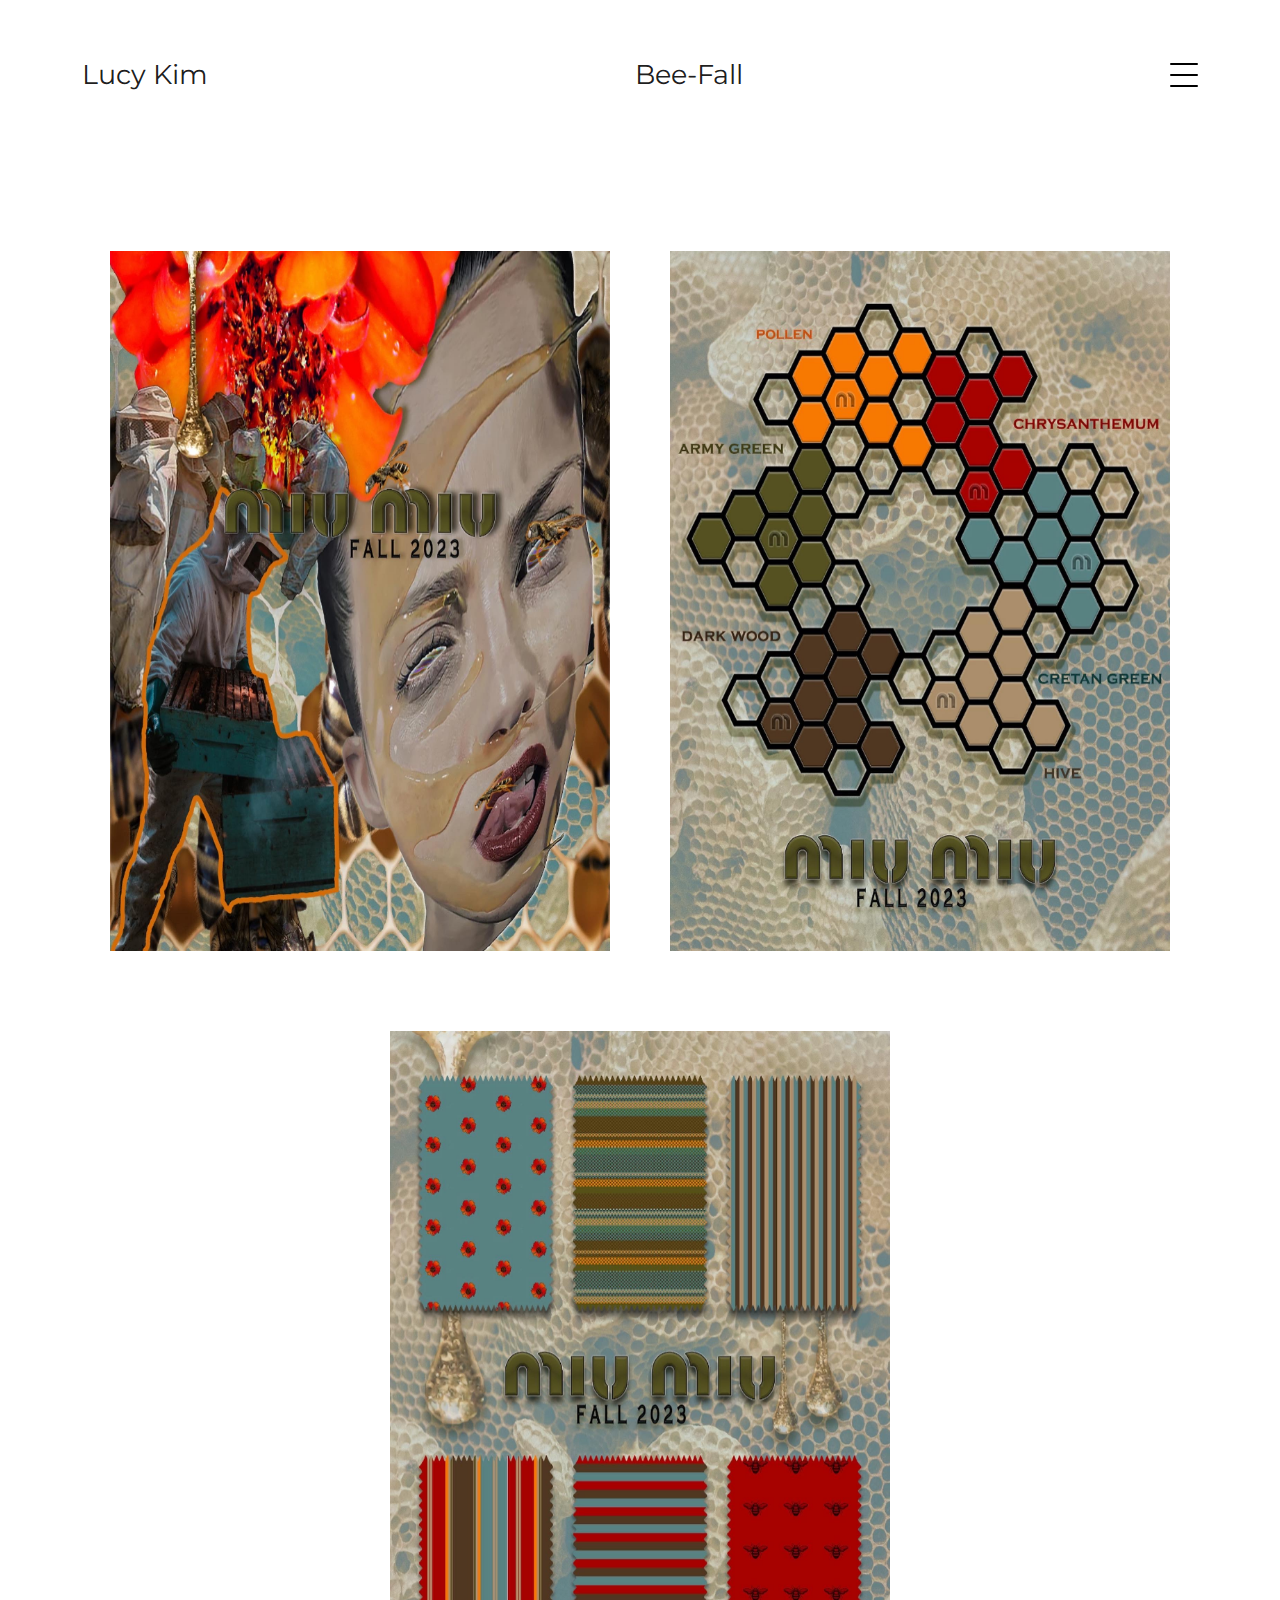
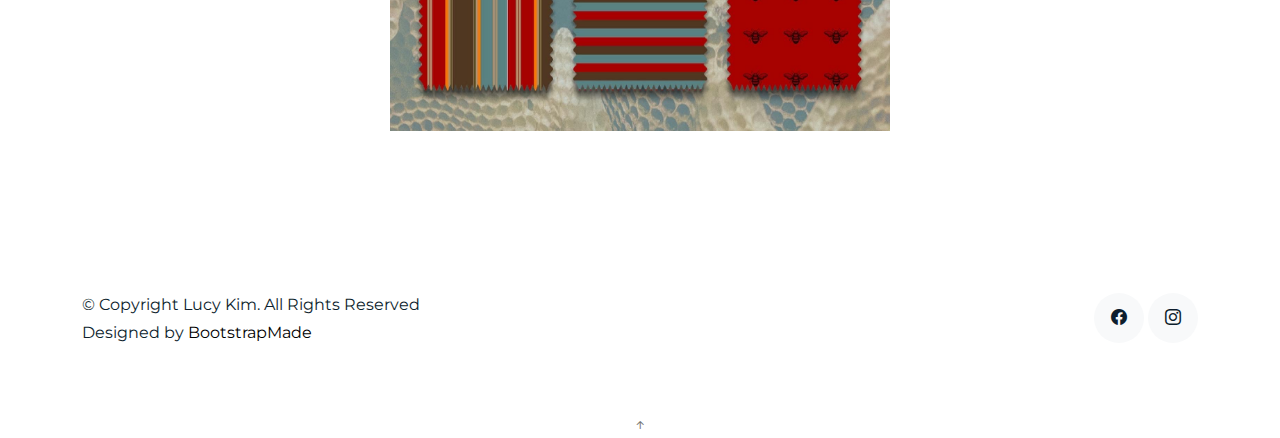
<file: bee-fall.html>
<!DOCTYPE html>
  <html lang="en">

  <head>
    <meta charset="utf-8">
    <meta content="width=device-width, initial-scale=1.0" name="viewport">

    <title>Bee-Fall</title>
    <meta content="" name="description">
    <meta content="" name="keywords">

    <!-- Favicons -->
    <link href="./assets/img/favicon.png" rel="icon">
    <link href="./assets/img/apple-touch-icon.png" rel="apple-touch-icon">

    <!-- Google Fonts -->
    <link href="https://fonts.googleapis.com/css2?family=Montserrat:wght@400&display=swap" rel="stylesheet">

    <!-- Vendor CSS Files -->
    <link href="./assets/vendor/aos/aos.css" rel="stylesheet">
    <link href="./assets/vendor/bootstrap/css/bootstrap.min.css" rel="stylesheet">
    <link href="./assets/vendor/bootstrap-icons/bootstrap-icons.css" rel="stylesheet">
    <link href="./assets/vendor/swiper/swiper-bundle.min.css" rel="stylesheet">

    <!-- Template Main CSS File -->
    <link href="./assets/css/style.css" rel="stylesheet">

    <!-- =======================================================
    * Template Name: MyPortfolio - v4.10.0
    * Template URL: https://bootstrapmade.com/myportfolio-bootstrap-portfolio-website-template/
    * Author: BootstrapMade.com
    * License: https://bootstrapmade.com/license/
    ======================================================== -->
  </head>

  <body>

    <!-- ======= Navbar ======= -->
    <div class="collapse navbar-collapse custom-navmenu" id="main-navbar">
      <div class="container py-2 py-md-5">
        <div class="row align-items-start">
          <div class="col-md-2">
            <ul class="custom-menu">
              <li><a href="index.html">Home</a></li>
              <li><a href="contact.html">Contact</a></li>
            </ul>
          </div>
          <div class="col-md-6 d-none d-md-block  mr-auto">
            <div class="tweet d-flex">
              <span class="bi bi-twitter text-white mt-2 mr-3"></span>
              <div>
                <p><em>Lorem ipsum dolor sit amet consectetur adipisicing elit. Quisquam necessitatibus incidunt ut officiis explicabo inventore. <br> <a href="#">t.co/v82jsk</a></em></p>
              </div>
            </div>
          </div>
          <div class="col-md-4 d-none d-md-block">
            <h3>Hire Me</h3>
            <p>Lorem ipsum dolor sit amet consectetur adipisicing elit. Quisquam necessitatibus incidunt ut officiisexplicabo inventore. <br> <a href="#">myemail@gmail.com</a></p>
          </div>
        </div>
      </div>
    </div>

    <nav class="navbar navbar-light custom-navbar">
      <div class="container">
        <a class="navbar-brand" href="index.html">Lucy Kim</a>
        <a class="navbar-brand" href="bee-fall.html">Bee-Fall</a>
        <a href="#" class="burger" data-bs-toggle="collapse" data-bs-target="#main-navbar">
          <span></span>
        </a>
      </div>
    </nav>

    <main id="main">

      <section class="section">
            <div class="col-md-6" data-aos="fade-up">
              
            </div>

          <div class="gallery" data-aos="fade-up">
              <div class="gallery-row">
                <img src="./assets/img/digital_work/bee/fall/bf1.JPG" alt="Image">                            
                <img src="./assets/img/digital_work/bee/fall/bf2.JPG" alt="Image">                            
              </div>
              <div class="gallery-row">
                <img src="./assets/img/digital_work/bee/fall/bf3.JPG" alt="Image">                            
              </div>
          </div>
      </section>

      

    </main><!-- End #main -->

    <!-- ======= Footer ======= -->
    <footer class="footer" role="contentinfo">
      <div class="container">
        <div class="row">
          <div class="col-sm-6">
            <p class="mb-1">&copy; Copyright Lucy Kim. All Rights Reserved</p>
            <div class="credits">
              <!--
              All the links in the footer should remain intact.
              You can delete the links only if you purchased the pro version.
              Licensing information: https://bootstrapmade.com/license/
              Purchase the pro version with working PHP/AJAX contact form: https://bootstrapmade.com/buy/?theme=MyPortfolio
            -->
              Designed by <a href="https://bootstrapmade.com/">BootstrapMade</a>
            </div>
          </div>
          <div class="col-sm-6 social text-md-end">
            <a href="https://www.facebook.com/people/%EA%B9%80%EB%8B%A8%EB%B9%88/100007173152600/"><span class="bi bi-facebook"></span></a>
            <a href="https://www.instagram.com/danbinkimm/?hl=en"><span class="bi bi-instagram"></span></a>
          </div>
        </div>
      </div>
    </footer>

    <a href="#" class="back-to-top d-flex align-items-center justify-content-center"><i class="bi bi-arrow-up-short"></i></a>

    <!-- Vendor JS Files -->
    <script src="./assets/vendor/aos/aos.js"></script>
    <script src="./assets/vendor/bootstrap/js/bootstrap.bundle.min.js"></script>
    <script src="./assets/vendor/isotope-layout/isotope.pkgd.min.js"></script>
    <script src="./assets/vendor/swiper/swiper-bundle.min.js"></script>
    <script src="./assets/vendor/php-email-form/validate.js"></script>

    <!-- Template Main JS File -->
    <script src="./assets/js/main.js"></script>

  </body>

  </html>
</file>
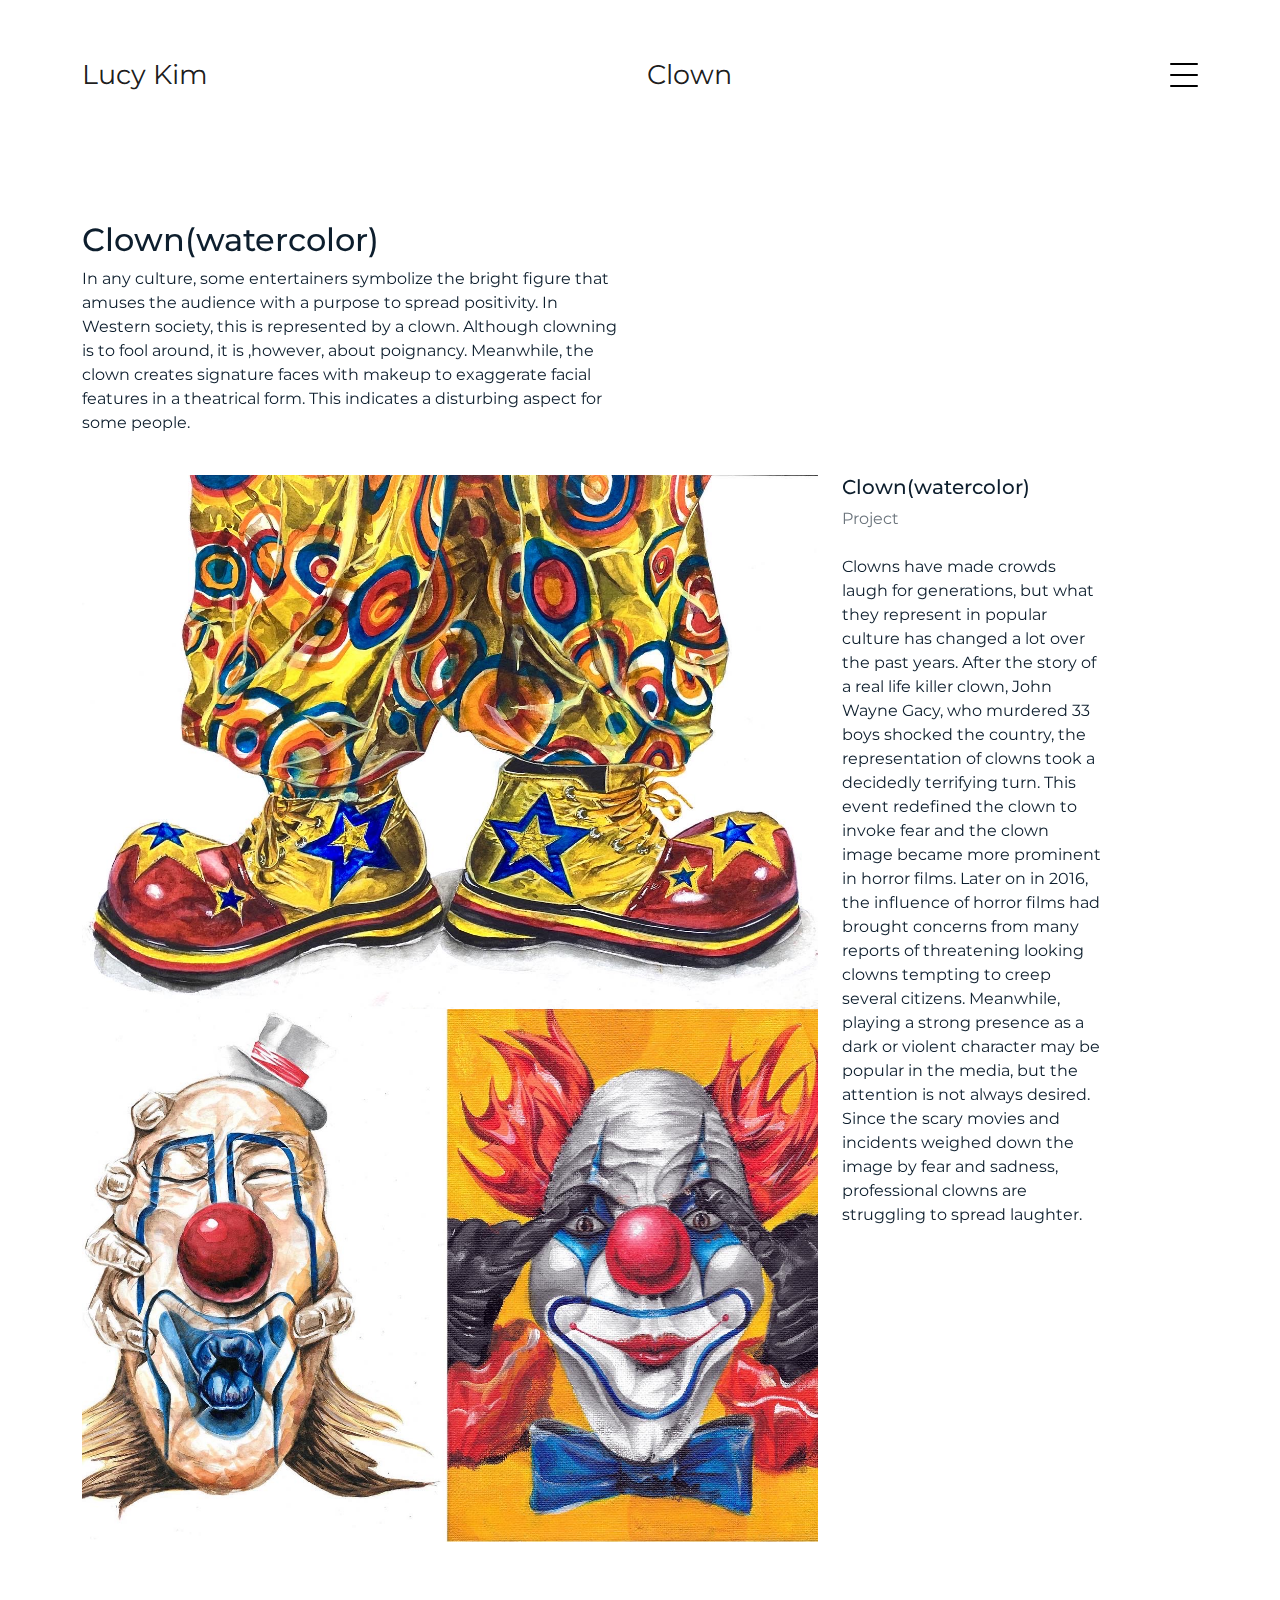
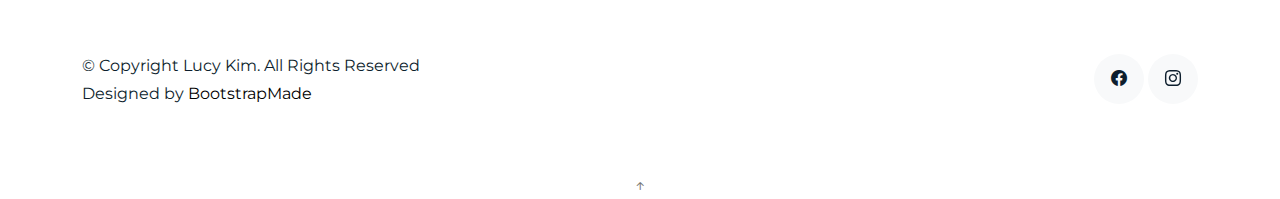
<file: clown.html>
<!DOCTYPE html>
  <html lang="en">

  <head>
    <meta charset="utf-8">
    <meta content="width=device-width, initial-scale=1.0" name="viewport">

    <title>Clown</title>
    <meta content="" name="description">
    <meta content="" name="keywords">

    <!-- Favicons -->
    <link href="./assets/img/favicon.png" rel="icon">
    <link href="./assets/img/apple-touch-icon.png" rel="apple-touch-icon">

    <!-- Google Fonts -->
    <link href="https://fonts.googleapis.com/css2?family=Montserrat:wght@400&display=swap" rel="stylesheet">

    <!-- Vendor CSS Files -->
    <link href="./assets/vendor/aos/aos.css" rel="stylesheet">
    <link href="./assets/vendor/bootstrap/css/bootstrap.min.css" rel="stylesheet">
    <link href="./assets/vendor/bootstrap-icons/bootstrap-icons.css" rel="stylesheet">
    <link href="./assets/vendor/swiper/swiper-bundle.min.css" rel="stylesheet">

    <!-- Template Main CSS File -->
    <link href="./assets/css/style.css" rel="stylesheet">

    <!-- =======================================================
    * Template Name: MyPortfolio - v4.10.0
    * Template URL: https://bootstrapmade.com/myportfolio-bootstrap-portfolio-website-template/
    * Author: BootstrapMade.com
    * License: https://bootstrapmade.com/license/
    ======================================================== -->
  </head>

  <body>

    <!-- ======= Navbar ======= -->
    <div class="collapse navbar-collapse custom-navmenu" id="main-navbar">
      <div class="container py-2 py-md-5">
        <div class="row align-items-start">
          <div class="col-md-2">
            <ul class="custom-menu">
              <li><a href="index.html">Home</a></li>
              <li><a href="contact.html">Contact</a></li>
            </ul>
          </div>
          <div class="col-md-6 d-none d-md-block  mr-auto">
            <div class="tweet d-flex">
              <span class="bi bi-twitter text-white mt-2 mr-3"></span>
              <div>
                <p><em>Lorem ipsum dolor sit amet consectetur adipisicing elit. Quisquam necessitatibus incidunt ut officiis explicabo inventore. <br> <a href="#">t.co/v82jsk</a></em></p>
              </div>
            </div>
          </div>
          <div class="col-md-4 d-none d-md-block">
            <h3>Hire Me</h3>
            <p>Lorem ipsum dolor sit amet consectetur adipisicing elit. Quisquam necessitatibus incidunt ut officiisexplicabo inventore. <br> <a href="#">myemail@gmail.com</a></p>
          </div>
        </div>

      </div>
    </div>

    <nav class="navbar navbar-light custom-navbar">
      <div class="container">
        <a class="navbar-brand" href="index.html">Lucy Kim</a>
        <a class="navbar-brand" href="clown.html">Clown</a>
        <a href="#" class="burger" data-bs-toggle="collapse" data-bs-target="#main-navbar">
          <span></span>
        </a>
      </div>
    </nav>

    <main id="main">

      <section class="section">
        <div class="container">
          <div class="row mb-4 align-items-center">
            <div class="col-md-6" data-aos="fade-up">
              <h2>Clown(watercolor)</h2>
              <p>In any culture, some entertainers symbolize the bright figure that amuses the audience with a purpose to spread positivity. In Western society, this is represented by a clown. Although clowning is to fool around, it is ,however, about poignancy. Meanwhile, the clown creates signature faces with makeup to exaggerate facial features in a theatrical form. This indicates a disturbing aspect for some people.  </p>
            </div>
          </div>
        </div>

        <div class="site-section pb-0">
          <div class="container">
            <div class="row align-items-stretch">
              <div class="col-md-8" data-aos="fade-up">
                <img src="./assets/img/drawings/clown1.JPG" alt="Image" class="img-fluid">                            
                <img src="./assets/img/drawings/clown2.JPG" alt="Image" class="img-fluid">
              </div>
              <div class="col-md-3 ml-auto" data-aos="fade-up" data-aos-delay="100">
                <div class="sticky-content">
                  <h3 class="h3">Clown(watercolor)</h3>
                  <p class="mb-4"><span class="text-muted">Project</span></p>

                  <div class="mb-5">
                    <p> 

  Clowns have made crowds laugh for generations, but what they represent in popular culture has changed a lot over the past years. After the story of a real life killer clown, John Wayne Gacy, who murdered 33 boys shocked the country, the representation of clowns took a decidedly terrifying turn. This event redefined the clown to invoke fear and the clown image became more prominent in horror films. Later on in 2016, the influence of horror films had brought concerns from many reports of threatening looking clowns tempting to creep several citizens. Meanwhile, playing a strong presence as a dark or violent character may be popular in the media, but the attention is not always desired. Since the scary movies and incidents weighed down the image by fear and sadness, professional clowns are struggling to spread laughter.</p>

                  </div>

                </div>
              </div>
            </div>
          </div>
      </section>

      

    </main><!-- End #main -->

    <!-- ======= Footer ======= -->
    <footer class="footer" role="contentinfo">
      <div class="container">
        <div class="row">
          <div class="col-sm-6">
            <p class="mb-1">&copy; Copyright Lucy Kim. All Rights Reserved</p>
            <div class="credits">
              <!--
              All the links in the footer should remain intact.
              You can delete the links only if you purchased the pro version.
              Licensing information: https://bootstrapmade.com/license/
              Purchase the pro version with working PHP/AJAX contact form: https://bootstrapmade.com/buy/?theme=MyPortfolio
            -->
              Designed by <a href="https://bootstrapmade.com/">BootstrapMade</a>
            </div>
          </div>
          <div class="col-sm-6 social text-md-end">
            <a href="https://www.facebook.com/people/%EA%B9%80%EB%8B%A8%EB%B9%88/100007173152600/"><span class="bi bi-facebook"></span></a>
            <a href="https://www.instagram.com/danbinkimm/?hl=en"><span class="bi bi-instagram"></span></a>
          </div>
        </div>
      </div>
    </footer>

    <a href="#" class="back-to-top d-flex align-items-center justify-content-center"><i class="bi bi-arrow-up-short"></i></a>

    <!-- Vendor JS Files -->
    <script src="./assets/vendor/aos/aos.js"></script>
    <script src="./assets/vendor/bootstrap/js/bootstrap.bundle.min.js"></script>
    <script src="./assets/vendor/isotope-layout/isotope.pkgd.min.js"></script>
    <script src="./assets/vendor/swiper/swiper-bundle.min.js"></script>
    <script src="./assets/vendor/php-email-form/validate.js"></script>

    <!-- Template Main JS File -->
    <script src="./assets/js/main.js"></script>

  </body>

  </html>
</file>
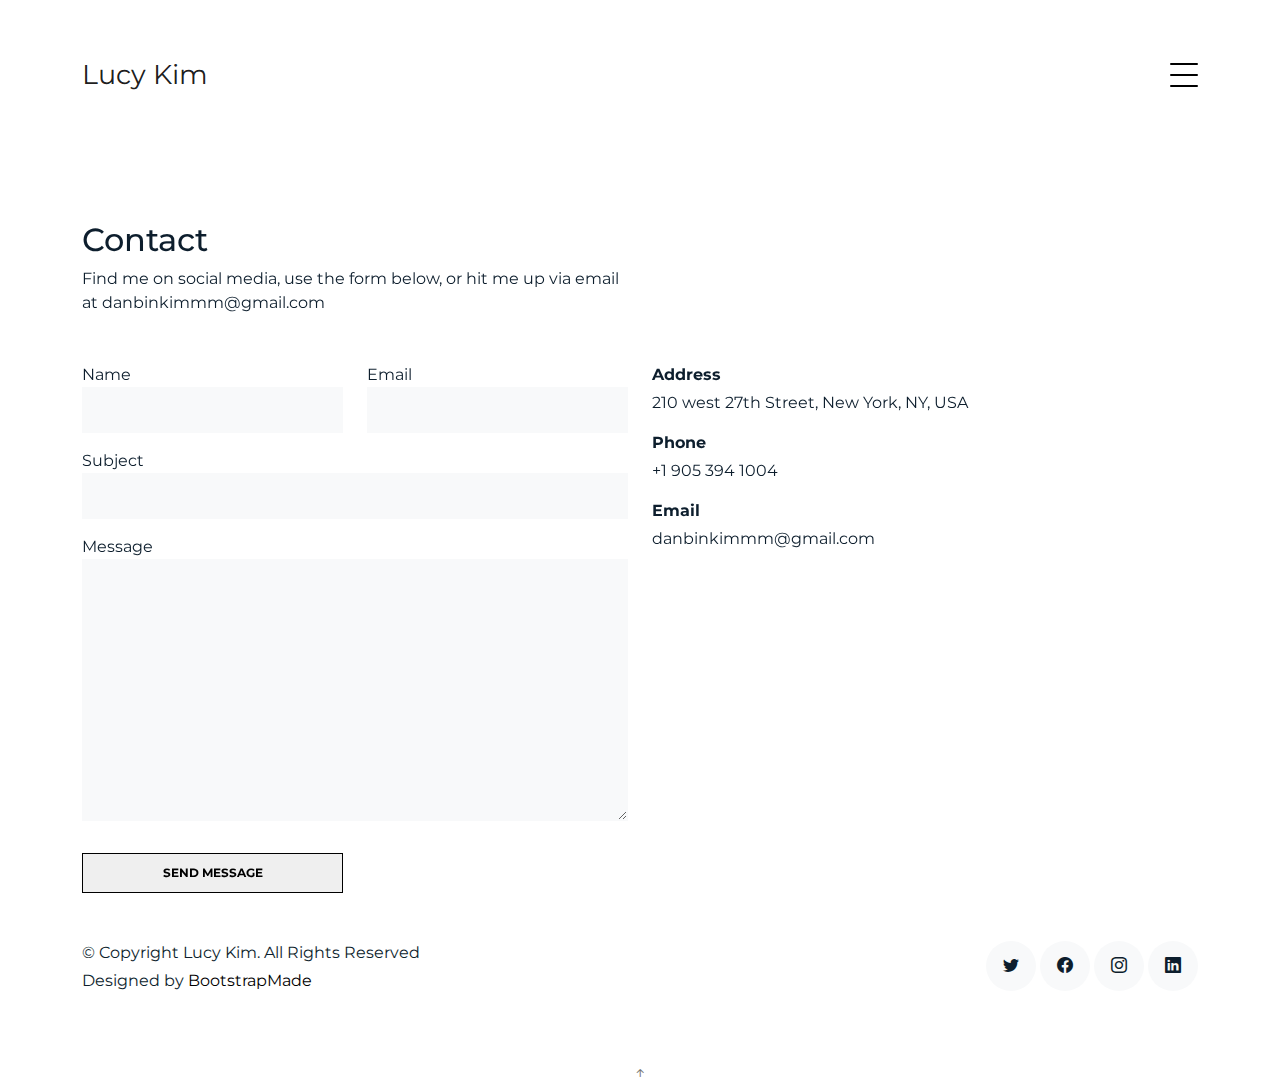
<file: contact.html>
<!DOCTYPE html>
  <html lang="en">

  <head>
    <meta charset="utf-8">
    <meta content="width=device-width, initial-scale=1.0" name="viewport">

    <title>MyPortfolio Bootstrap Template - Contact</title>
    <meta content="" name="description">
    <meta content="" name="keywords">

    <!-- Favicons -->
    <link href="assets/img/favicon.png" rel="icon">
    <link href="assets/img/apple-touch-icon.png" rel="apple-touch-icon">

    <!-- Google Fonts -->
    <link href="https://fonts.googleapis.com/css2?family=Montserrat:wght@400&display=swap" rel="stylesheet">

    <!-- Vendor CSS Files -->
    <link href="assets/vendor/aos/aos.css" rel="stylesheet">
    <link href="assets/vendor/bootstrap/css/bootstrap.min.css" rel="stylesheet">
    <link href="assets/vendor/bootstrap-icons/bootstrap-icons.css" rel="stylesheet">
    <link href="assets/vendor/swiper/swiper-bundle.min.css" rel="stylesheet">

    <!-- Template Main CSS File -->
    <link href="assets/css/style.css" rel="stylesheet">

    <!-- =======================================================
    * Template Name: MyPortfolio - v4.10.0
    * Template URL: https://bootstrapmade.com/myportfolio-bootstrap-portfolio-website-template/
    * Author: BootstrapMade.com
    * License: https://bootstrapmade.com/license/
    ======================================================== -->
  </head>

  <body>

    <!-- ======= Navbar ======= -->
    <div class="collapse navbar-collapse custom-navmenu" id="main-navbar">
      <div class="container py-2 py-md-5">
        <div class="row align-items-start">
          <div class="col-md-2">
            <ul class="custom-menu">
              <li><a href="index.html">Home</a></li>
              <li class="active"><a href="contact.html">Contact</a></li>
            </ul>
          </div>
          <div class="col-md-6 d-none d-md-block  mr-auto">
            <div class="tweet d-flex">
              <span class="bi bi-twitter text-white mt-2 mr-3"></span>
              <div>
                <p><em>Lorem ipsum dolor sit amet consectetur adipisicing elit. Quisquam necessitatibus incidunt ut officiis explicabo inventore. <br> <a href="#">t.co/v82jsk</a></em></p>
              </div>
            </div>
          </div>
          <div class="col-md-4 d-none d-md-block">
            <h3>Hire Me</h3>
            <p>Lorem ipsum dolor sit amet consectetur adipisicing elit. Quisquam necessitatibus incidunt ut officiisexplicabo inventore. <br> <a href="#">myemail@gmail.com</a></p>
          </div>
        </div>

      </div>
    </div>

    <nav class="navbar navbar-light custom-navbar">
      <div class="container">
        <a class="navbar-brand" href="index.html">Lucy Kim</a>
        <a href="#" class="burger" data-bs-toggle="collapse" data-bs-target="#main-navbar">
          <span></span>
        </a>
      </div>
    </nav>

    <main id="main">

      <section class="section pb-5">
        <div class="container">

          <div class="row mb-5 align-items-end">
            <div class="col-md-6" data-aos="fade-up">
              <h2>Contact</h2>
              <p class="mb-0">Find me on social media, use the form below, or hit me up via email at danbinkimmm@gmail.com
              </p>
            </div>

          </div>

          <div class="row">
            <div class="col-md-6 mb-5 mb-md-0" data-aos="fade-up">

              <form action="forms/contact.php" method="post" role="form" class="php-email-form">

                <div class="row gy-3">
                  <div class="col-md-6 form-group">
                    <label for="name">Name</label>
                    <input type="text" name="name" class="form-control" id="name" required>
                  </div>
                  <div class="col-md-6 form-group">
                    <label for="name">Email</label>
                    <input type="email" class="form-control" name="email" id="email" required>
                  </div>
                  <div class="col-md-12 form-group">
                    <label for="name">Subject</label>
                    <input type="text" class="form-control" name="subject" id="subject" required>
                  </div>
                  <div class="col-md-12 form-group">
                    <label for="name">Message</label>
                    <textarea class="form-control" name="message" cols="30" rows="10" required></textarea>
                  </div>

                  <div class="col-md-12 my-3">
                    <div class="loading">Loading</div>
                    <div class="error-message"></div>
                    <div class="sent-message">Your message has been sent. Thank you!</div>
                  </div>

                  <div class="col-md-6 mt-0 form-group">
                    <input type="submit" class="readmore d-block w-100" value="Send Message">
                  </div>
                </div>

              </form>

            </div>

            <div class="col-md-4 ml-auto order-2" data-aos="fade-up">
              <ul class="list-unstyled">
                <li class="mb-3">
                  <strong class="d-block mb-1">Address</strong>
                  <span>210 west 27th Street, New York, NY, USA</span>
                </li>
                <li class="mb-3">
                  <strong class="d-block mb-1">Phone</strong>
                  <span>+1 905 394 1004</span>
                </li>
                <li class="mb-3">
                  <strong class="d-block mb-1">Email</strong>
                  <span>danbinkimmm@gmail.com</span>
                </li>
              </ul>
            </div>

          </div>

        </div>

      </section>

    </main><!-- End #main -->

    <!-- ======= Footer ======= -->
    <footer class="footer" role="contentinfo">
      <div class="container">
        <div class="row">
          <div class="col-sm-6">
            <p class="mb-1">&copy; Copyright Lucy Kim. All Rights Reserved</p>
            <div class="credits">
              <!--
              All the links in the footer should remain intact.
              You can delete the links only if you purchased the pro version.
              Licensing information: https://bootstrapmade.com/license/
              Purchase the pro version with working PHP/AJAX contact form: https://bootstrapmade.com/buy/?theme=MyPortfolio
            -->
              Designed by <a href="https://bootstrapmade.com/">BootstrapMade</a>
            </div>
          </div>
          <div class="col-sm-6 social text-md-end">
            <a href="#"><span class="bi bi-twitter"></span></a>
            <a href="#"><span class="bi bi-facebook"></span></a>
            <a href="#"><span class="bi bi-instagram"></span></a>
            <a href="#"><span class="bi bi-linkedin"></span></a>
          </div>
        </div>
      </div>
    </footer>

    <a href="#" class="back-to-top d-flex align-items-center justify-content-center"><i class="bi bi-arrow-up-short"></i></a>

    <!-- Vendor JS Files -->
    <script src="assets/vendor/aos/aos.js"></script>
    <script src="assets/vendor/bootstrap/js/bootstrap.bundle.min.js"></script>
    <script src="assets/vendor/isotope-layout/isotope.pkgd.min.js"></script>
    <script src="assets/vendor/swiper/swiper-bundle.min.js"></script>
    <script src="assets/vendor/php-email-form/validate.js"></script>

    <!-- Template Main JS File -->
    <script src="assets/js/main.js"></script>

  </body>

  </html>
</file>
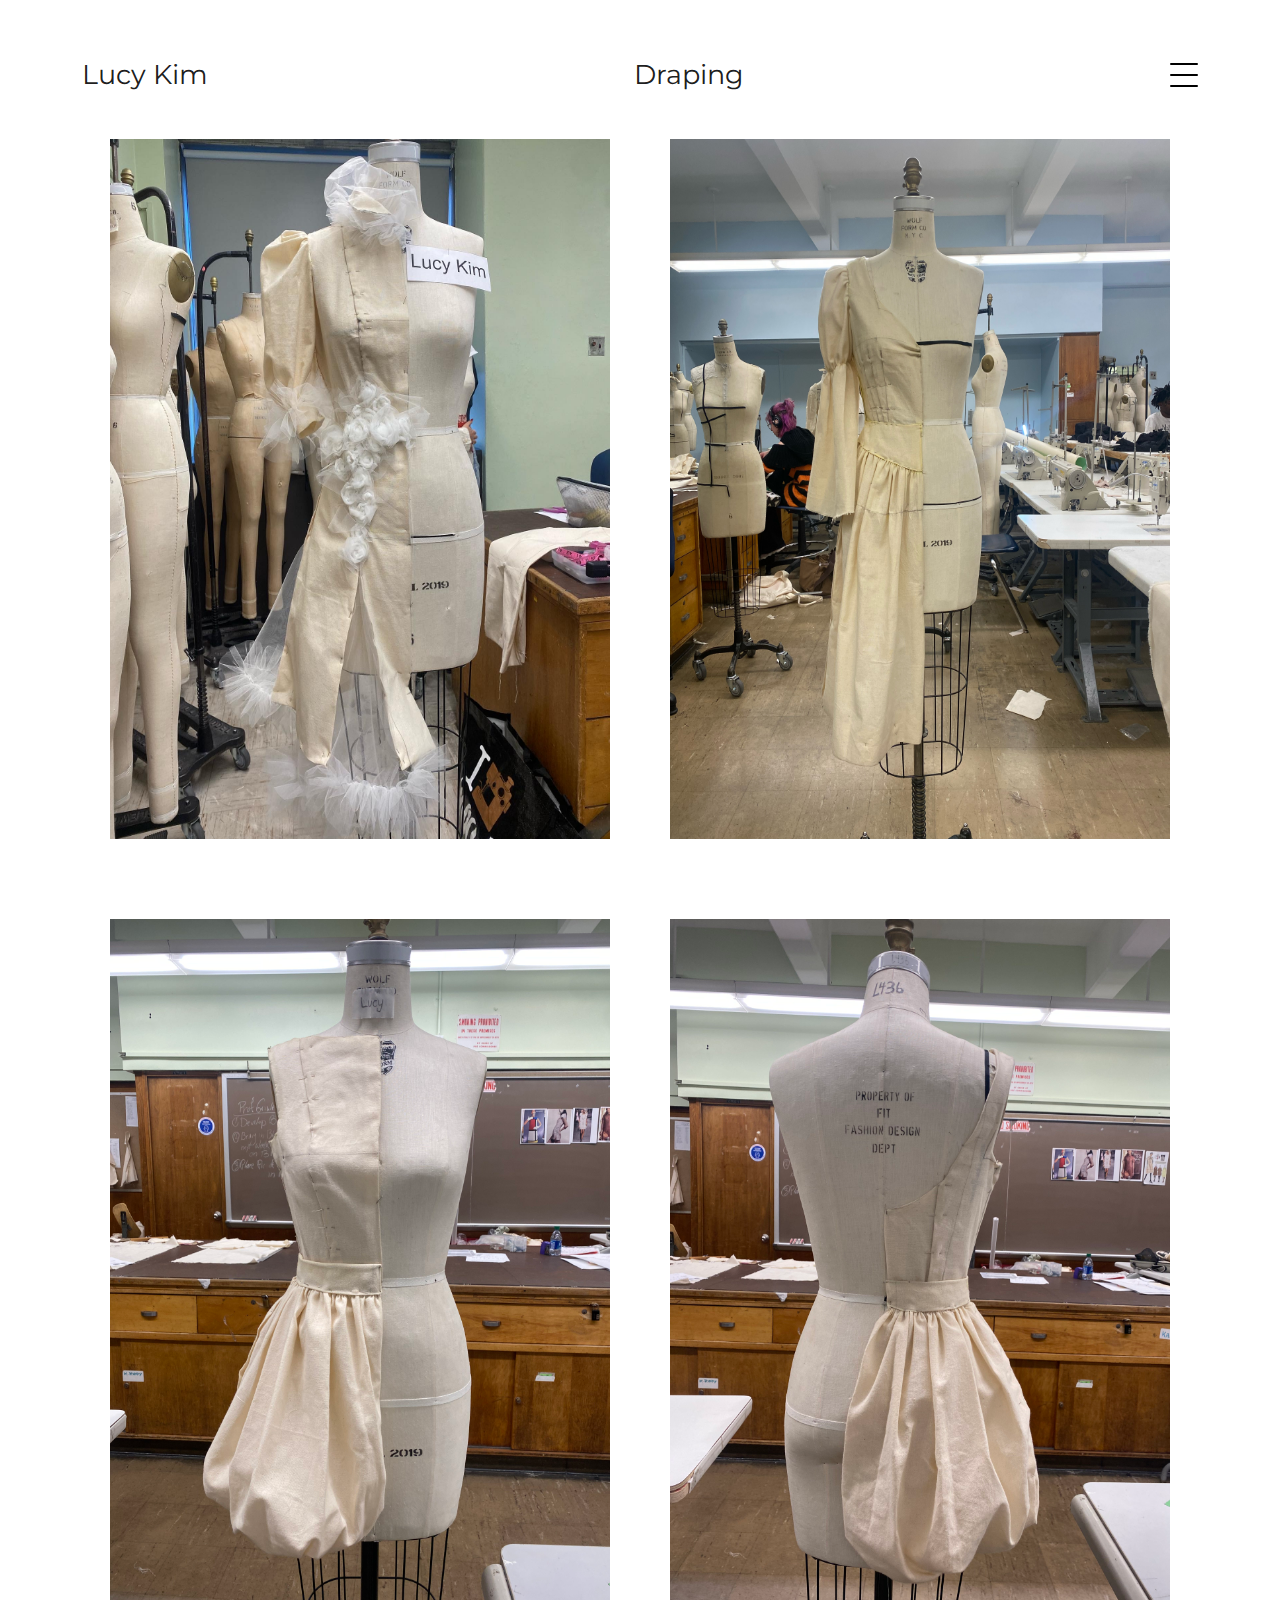
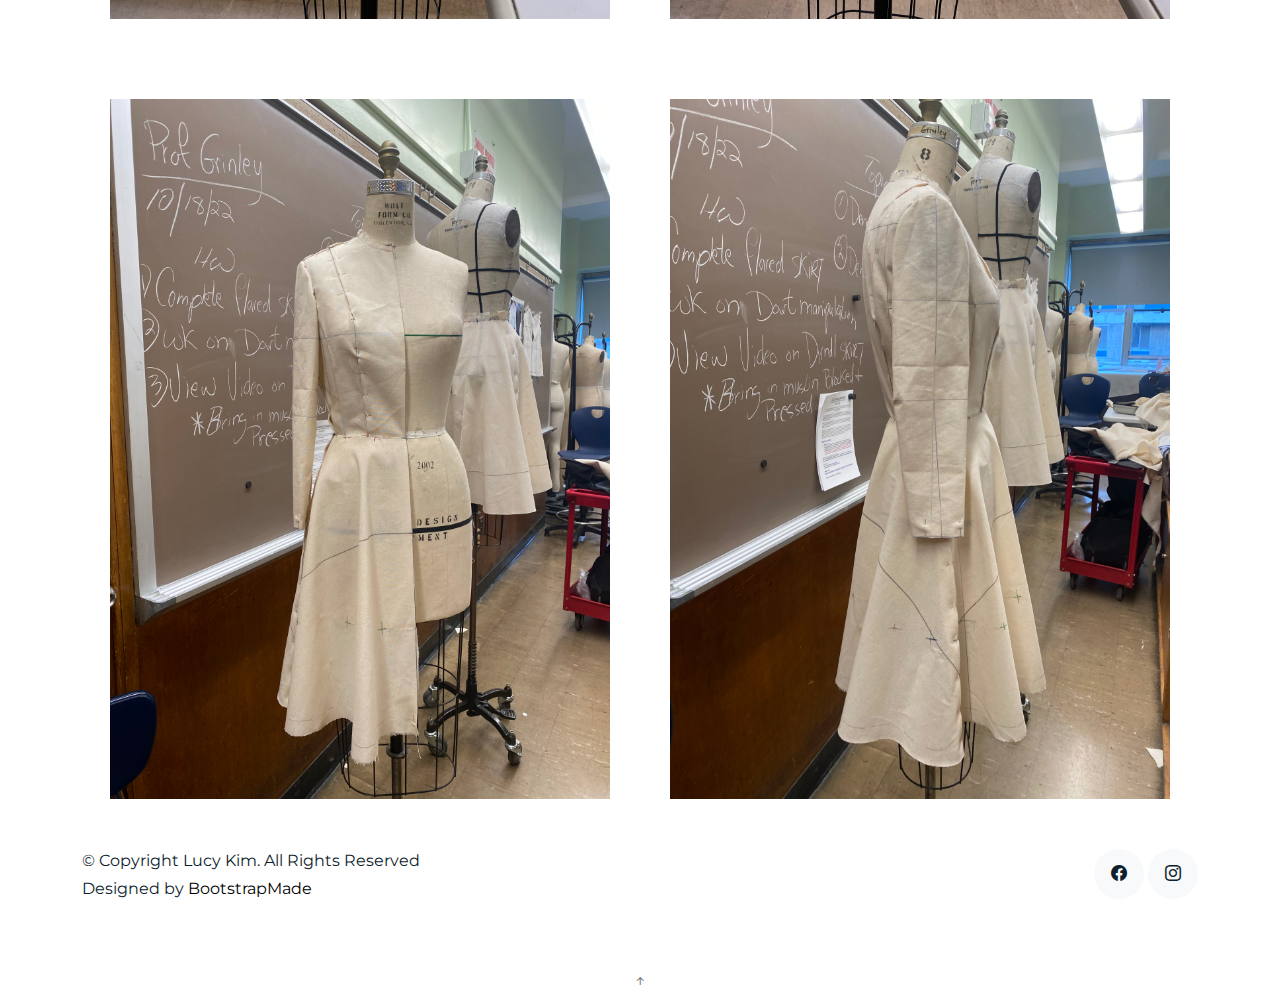
<file: draping.html>
<!DOCTYPE html>
  <html lang="en">

  <head>
    <meta charset="utf-8">
    <meta content="width=device-width, initial-scale=1.0" name="viewport">

    <title>Draping</title>
    <meta content="" name="description">
    <meta content="" name="keywords">

    <!-- Favicons -->
    <link href="assets/img/favicon.png" rel="icon">
    <link href="assets/img/apple-touch-icon.png" rel="apple-touch-icon">

    <!-- Google Fonts -->
    <link href="https://fonts.googleapis.com/css2?family=Montserrat:wght@400&display=swap" rel="stylesheet">

    <!-- Vendor CSS Files -->
    <link href="assets/vendor/aos/aos.css" rel="stylesheet">
    <link href="assets/vendor/bootstrap/css/bootstrap.min.css" rel="stylesheet">
    <link href="assets/vendor/bootstrap-icons/bootstrap-icons.css" rel="stylesheet">
    <link href="assets/vendor/swiper/swiper-bundle.min.css" rel="stylesheet">

    <!-- Template Main CSS File -->
    <link href="assets/css/style.css" rel="stylesheet">

    <!-- =======================================================
    * Template Name: MyPortfolio - v4.10.0
    * Template URL: https://bootstrapmade.com/myportfolio-bootstrap-portfolio-website-template/
    * Author: BootstrapMade.com
    * License: https://bootstrapmade.com/license/
    ======================================================== -->
  </head>

  <body>

    <!-- ======= Navbar ======= -->
    <div class="collapse navbar-collapse custom-navmenu" id="main-navbar">
      <div class="container py-2 py-md-5">
        <div class="row align-items-start">
          <div class="col-md-2">
            <ul class="custom-menu">
              <li><a href="index.html">Home</a></li>
              <li><a href="about.html">About Me</a></li>
              <li><a href="services.html">Services</a></li>
              <li class="active"><a href="works.html">Works</a></li>
              <li><a href="contact.html">Contact</a></li>
            </ul>
          </div>
          <div class="col-md-6 d-none d-md-block  mr-auto">
            <div class="tweet d-flex">
              <span class="bi bi-twitter text-white mt-2 mr-3"></span>
              <div>
                <p><em>Lorem ipsum dolor sit amet consectetur adipisicing elit. Quisquam necessitatibus incidunt ut officiis explicabo inventore. <br> <a href="#">t.co/v82jsk</a></em></p>
              </div>
            </div>
          </div>
          <div class="col-md-4 d-none d-md-block">
            <h3>Hire Me</h3>
            <p>Lorem ipsum dolor sit amet consectetur adipisicing elit. Quisquam necessitatibus incidunt ut officiisexplicabo inventore. <br> <a href="#">myemail@gmail.com</a></p>
          </div>
        </div>

      </div>
    </div>

    <nav class="navbar navbar-light custom-navbar">
      <div class="container">
        <a class="navbar-brand" href="index.html">Lucy Kim</a>
        <a class="navbar-brand" href="draping.html">Draping</a>
        <a href="#" class="burger" data-bs-toggle="collapse" data-bs-target="#main-navbar">
          <span></span>
        </a>
      </div>
    </nav>

    <main id="main">

          <div class="gallery" data-aos="fade-up">
              <div class="gallery-row">
                <img src="./assets/img/draping/draping1.JPG" alt="Image">                            
                <img src="./assets/img/draping/draping2.JPG" alt="Image">
              </div>
              <div class="gallery-row">
                <img src="./assets/img/draping/draping3.jpg" alt="Image">
                <img src="./assets/img/draping/draping4.jpg" alt="Image"> 
              </div>
              <div class="gallery-row">            
                <img src="./assets/img/draping/draping5.jpg" alt="Image">
                <img src="./assets/img/draping/draping6.jpg" alt="Image">
              </div>

          </div>


      

    </main><!-- End #main -->

    <!-- ======= Footer ======= -->
    <footer class="footer" role="contentinfo">
      <div class="container">
        <div class="row">
          <div class="col-sm-6">
            <p class="mb-1">&copy; Copyright Lucy Kim. All Rights Reserved</p>
            <div class="credits">
              <!--
              All the links in the footer should remain intact.
              You can delete the links only if you purchased the pro version.
              Licensing information: https://bootstrapmade.com/license/
              Purchase the pro version with working PHP/AJAX contact form: https://bootstrapmade.com/buy/?theme=MyPortfolio
            -->
              Designed by <a href="https://bootstrapmade.com/">BootstrapMade</a>
            </div>
          </div>
          <div class="col-sm-6 social text-md-end">
            <a href="https://www.facebook.com/people/%EA%B9%80%EB%8B%A8%EB%B9%88/100007173152600/"><span class="bi bi-facebook"></span></a>
            <a href="https://www.instagram.com/danbinkimm/?hl=en"><span class="bi bi-instagram"></span></a>
          </div>
        </div>
      </div>
    </footer>

    <a href="#" class="back-to-top d-flex align-items-center justify-content-center"><i class="bi bi-arrow-up-short"></i></a>

    <!-- Vendor JS Files -->
    <script src="assets/vendor/aos/aos.js"></script>
    <script src="assets/vendor/bootstrap/js/bootstrap.bundle.min.js"></script>
    <script src="assets/vendor/isotope-layout/isotope.pkgd.min.js"></script>
    <script src="assets/vendor/swiper/swiper-bundle.min.js"></script>
    <script src="assets/vendor/php-email-form/validate.js"></script>

    <!-- Template Main JS File -->
    <script src="assets/js/main.js"></script>

  </body>

  </html>
</file>
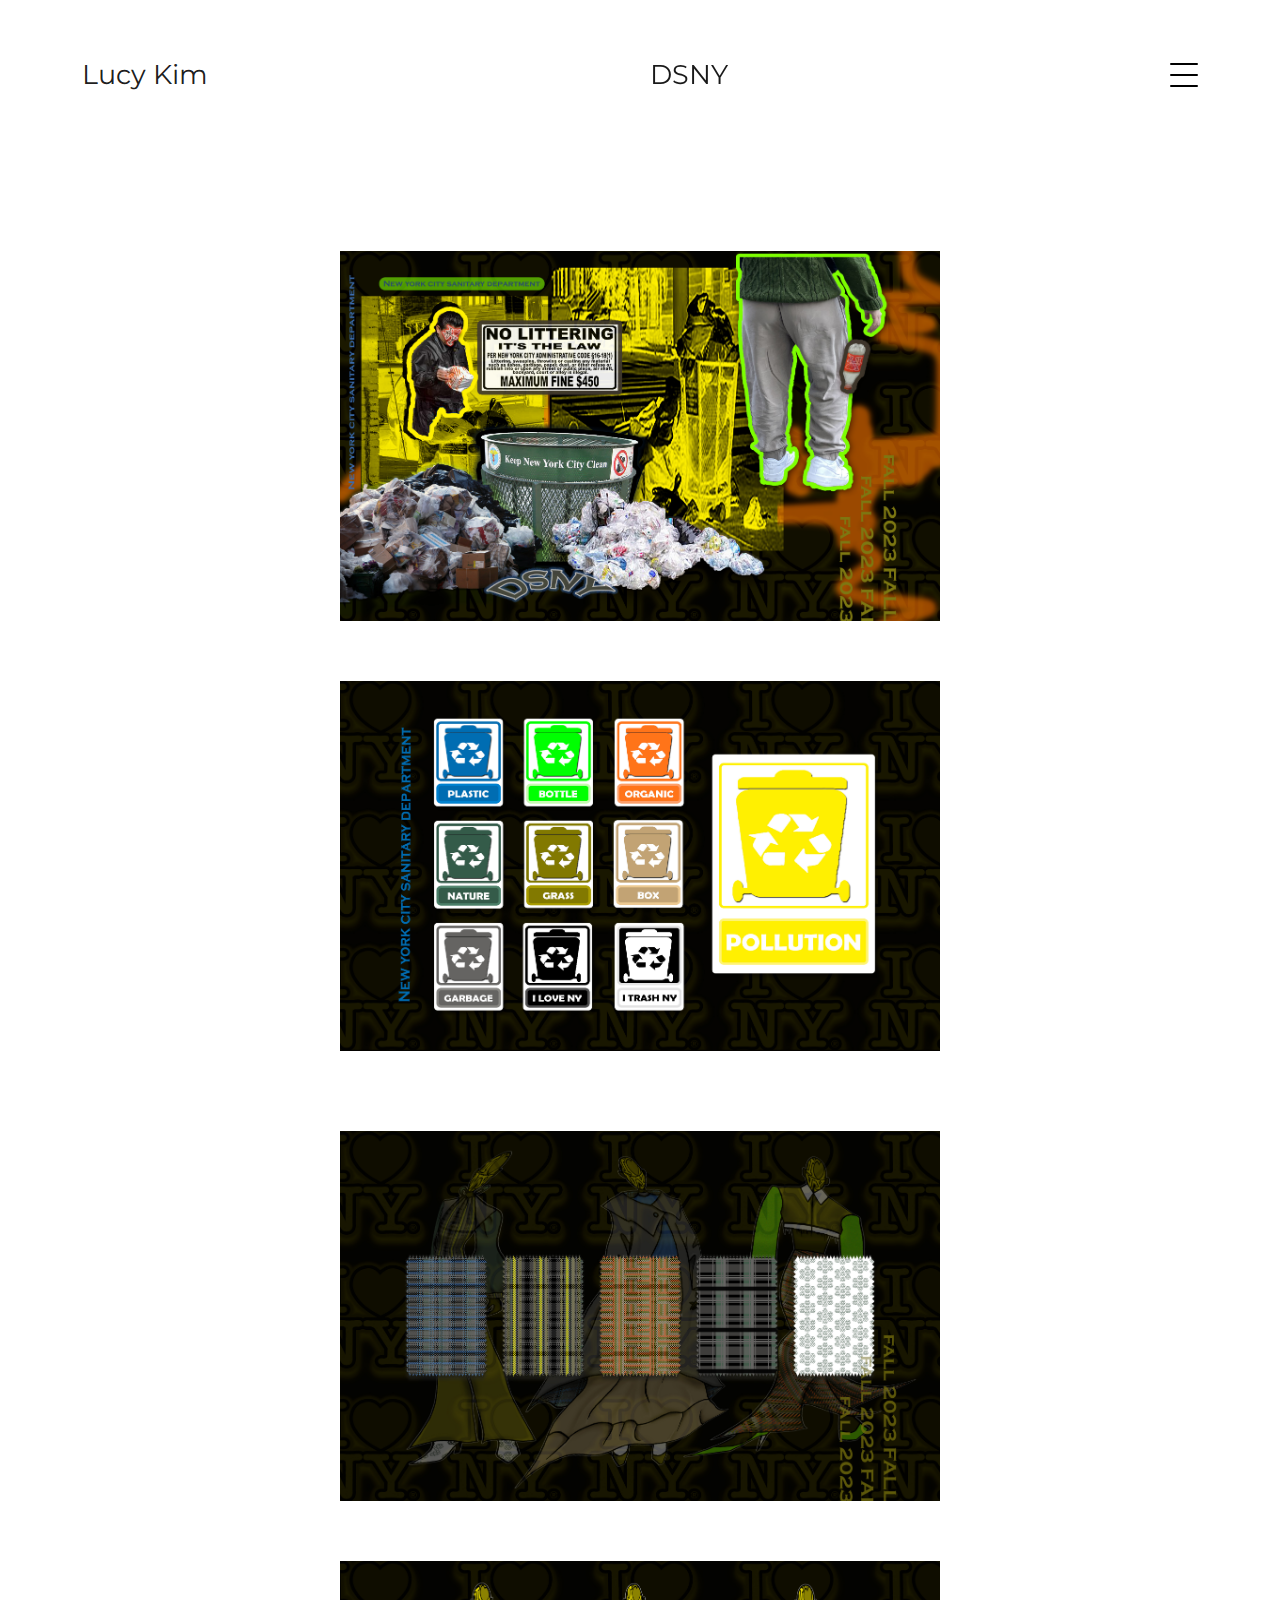
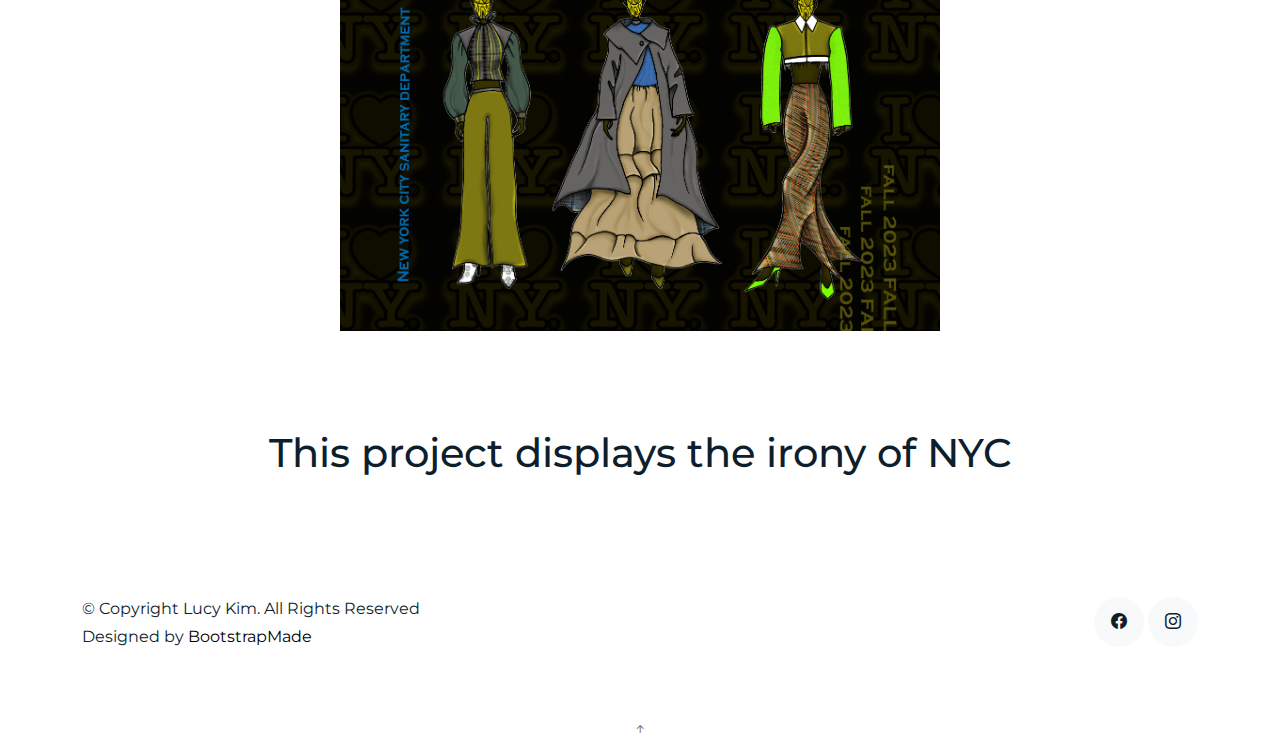
<file: DSNY.html>
<!DOCTYPE html>
<html lang="en">

<head>
  <meta charset="utf-8">
  <meta content="width=device-width, initial-scale=1.0" name="viewport">

  <title>DSNY</title>
  <meta content="" name="description">
  <meta content="" name="keywords">

  <!-- Favicons -->
  <link href="./assets/img/favicon.png" rel="icon">
  <link href="./assets/img/apple-touch-icon.png" rel="apple-touch-icon">

  <!-- Google Fonts -->
    <link href="https://fonts.googleapis.com/css2?family=Montserrat:wght@400&display=swap" rel="stylesheet">

  <!-- Vendor CSS Files -->
  <link href="./assets/vendor/aos/aos.css" rel="stylesheet">
  <link href="./assets/vendor/bootstrap/css/bootstrap.min.css" rel="stylesheet">
  <link href="./assets/vendor/bootstrap-icons/bootstrap-icons.css" rel="stylesheet">
  <link href="./assets/vendor/swiper/swiper-bundle.min.css" rel="stylesheet">

  <!-- Template Main CSS File -->
  <link href="./assets/css/style.css" rel="stylesheet">

  <!-- =======================================================
  * Template Name: MyPortfolio - v4.10.0
  * Template URL: https://bootstrapmade.com/myportfolio-bootstrap-portfolio-website-template/
  * Author: BootstrapMade.com
  * License: https://bootstrapmade.com/license/
  ======================================================== -->
</head>

<body>

  <!-- ======= Navbar ======= -->
  <div class="collapse navbar-collapse custom-navmenu" id="main-navbar">
    <div class="container py-2 py-md-5">
      <div class="row align-items-start">
        <div class="col-md-2">
          <ul class="custom-menu">
            <li><a href="index.html">Home</a></li>
            <li><a href="about.html">About Me</a></li>
            <li><a href="services.html">Services</a></li>
            <li class="active"><a href="works.html">Works</a></li>
            <li><a href="contact.html">Contact</a></li>
          </ul>
        </div>
        <div class="col-md-6 d-none d-md-block  mr-auto">
          <div class="tweet d-flex">
            <span class="bi bi-twitter text-white mt-2 mr-3"></span>
            <div>
              <p><em>Lorem ipsum dolor sit amet consectetur adipisicing elit. Quisquam necessitatibus incidunt ut officiis explicabo inventore. <br> <a href="#">t.co/v82jsk</a></em></p>
            </div>
          </div>
        </div>
        <div class="col-md-4 d-none d-md-block">
          <h3>Hire Me</h3>
          <p>Lorem ipsum dolor sit amet consectetur adipisicing elit. Quisquam necessitatibus incidunt ut officiisexplicabo inventore. <br> <a href="#">myemail@gmail.com</a></p>
        </div>
      </div>

    </div>
  </div>

  <nav class="navbar navbar-light custom-navbar">
    <div class="container">
      <a class="navbar-brand" href="index.html">Lucy Kim</a>
                <div data-aos="fade-up">     
                      <a class="navbar-brand" href="DSNY.html">DSNY</a>
 
</div>
      <a href="#" class="burger" data-bs-toggle="collapse" data-bs-target="#main-navbar">
        <span></span>
      </a>
    </div>
  </nav>

  <main id="main">

    <section class="section">

          <div class="gallery1" data-aos="fade-up">
              <div class="gallery-row">
                <img src="./assets/img/digital_work/NYC/dsny1.JPG" alt="Image">                            
                <img src="./assets/img/digital_work/NYC/dsny2.JPG" alt="Image">                            
              </div>
              <div class="gallery-row">
                <img src="./assets/img/digital_work/NYC/dsny3.JPG" alt="Image">                            
                <img src="./assets/img/digital_work/NYC/dsny4.JPG" alt="Image">                            
              </div>
          </div>
          <br>
          <br>
          <h1>This project displays the irony of NYC</h1>
    </section>

    

  </main><!-- End #main -->

  <!-- ======= Footer ======= -->
  <footer class="footer" role="contentinfo">
    <div class="container">
      <div class="row">
        <div class="col-sm-6">
          <p class="mb-1">&copy; Copyright Lucy Kim. All Rights Reserved</p>
          <div class="credits">
            <!--
            All the links in the footer should remain intact.
            You can delete the links only if you purchased the pro version.
            Licensing information: https://bootstrapmade.com/license/
            Purchase the pro version with working PHP/AJAX contact form: https://bootstrapmade.com/buy/?theme=MyPortfolio
          -->
            Designed by <a href="https://bootstrapmade.com/">BootstrapMade</a>
          </div>
        </div>
        <div class="col-sm-6 social text-md-end">
          <a href="https://www.facebook.com/people/%EA%B9%80%EB%8B%A8%EB%B9%88/100007173152600/"><span class="bi bi-facebook"></span></a>
          <a href="https://www.instagram.com/danbinkimm/?hl=en"><span class="bi bi-instagram"></span></a>
        </div>
      </div>
    </div>
  </footer>

  <a href="#" class="back-to-top d-flex align-items-center justify-content-center"><i class="bi bi-arrow-up-short"></i></a>

  <!-- Vendor JS Files -->
  <script src="./assets/vendor/aos/aos.js"></script>
  <script src="./assets/vendor/bootstrap/js/bootstrap.bundle.min.js"></script>
  <script src="./assets/vendor/isotope-layout/isotope.pkgd.min.js"></script>
  <script src="./assets/vendor/swiper/swiper-bundle.min.js"></script>
  <script src="./assets/vendor/php-email-form/validate.js"></script>

  <!-- Template Main JS File -->
  <script src="./assets/js/main.js"></script>

</body>

</html>
</file>
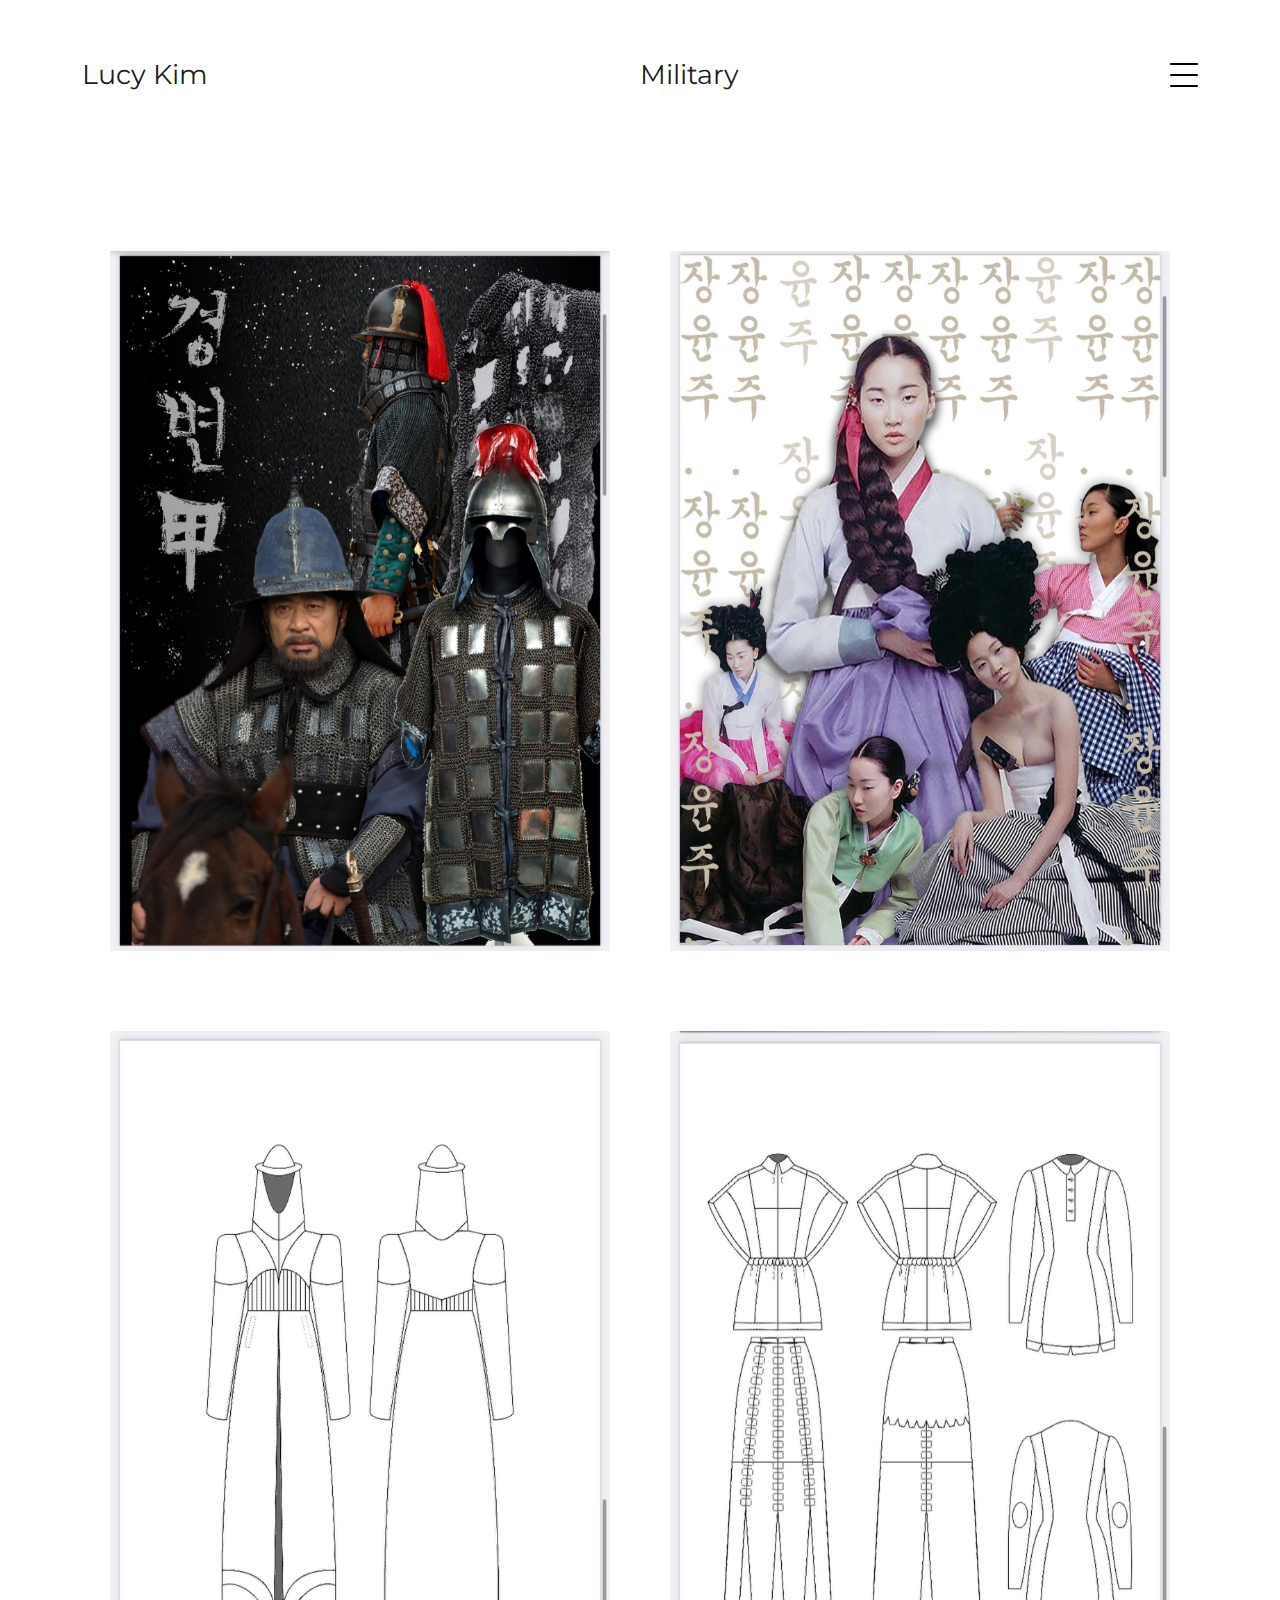
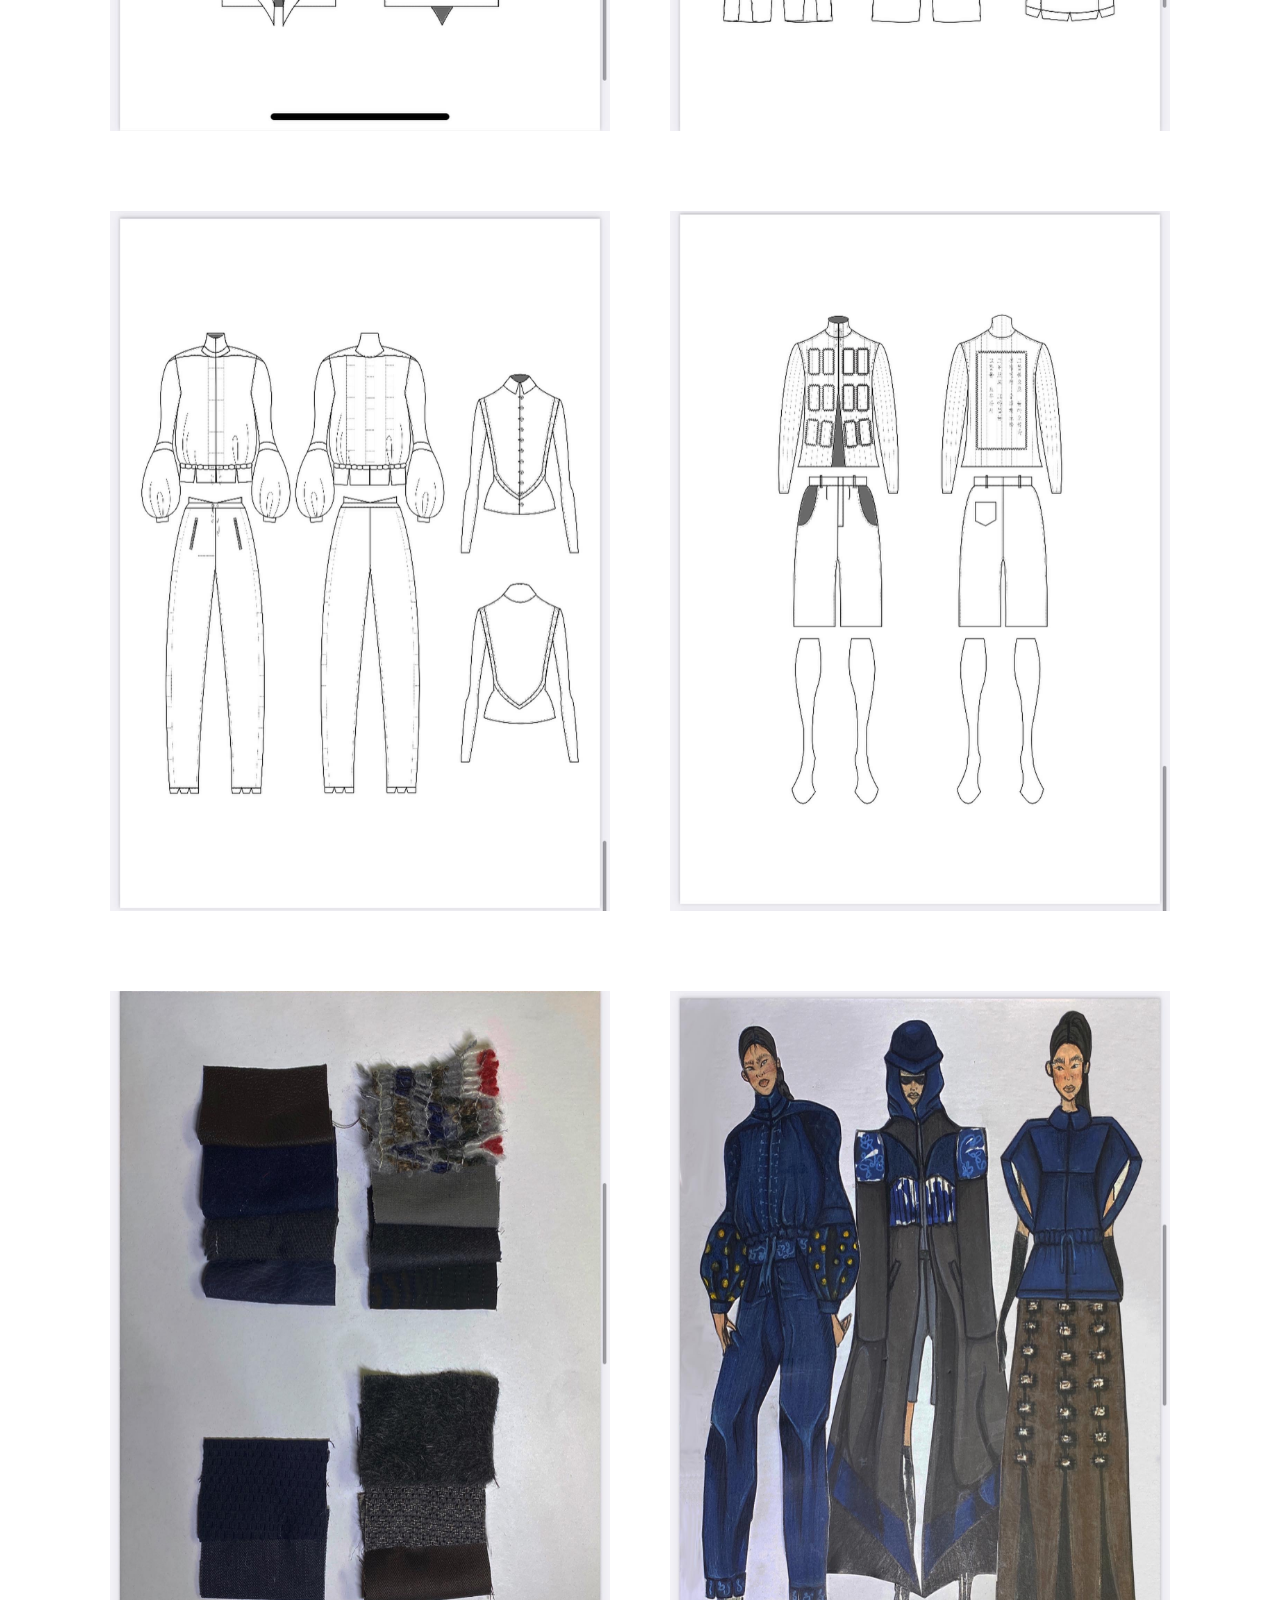
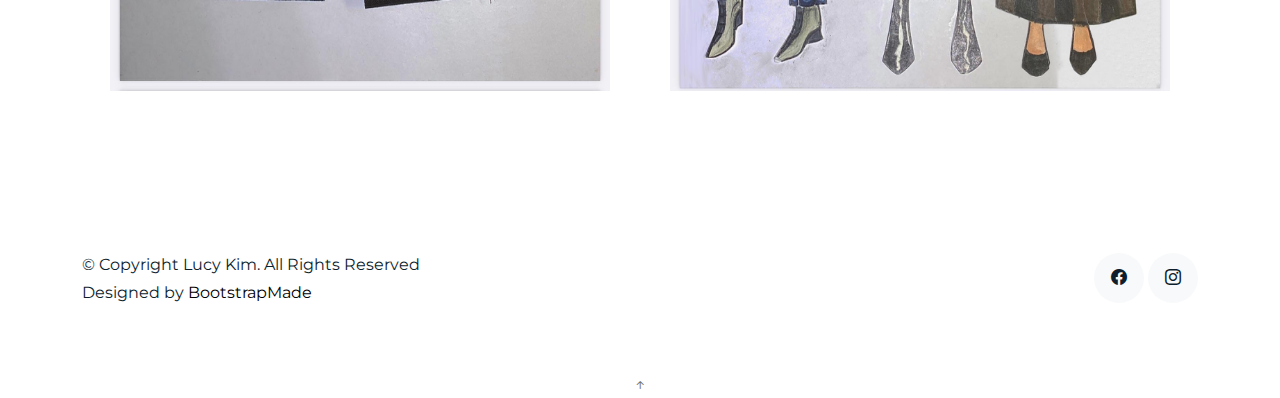
<file: military.html>
<!DOCTYPE html>
  <html lang="en">

  <head>
    <meta charset="utf-8">
    <meta content="width=device-width, initial-scale=1.0" name="viewport">

    <title>Military</title>
    <meta content="" name="description">
    <meta content="" name="keywords">

    <!-- Favicons -->
    <link href="./assets/img/favicon.png" rel="icon">
    <link href="./assets/img/apple-touch-icon.png" rel="apple-touch-icon">

    <!-- Google Fonts -->
    <link href="https://fonts.googleapis.com/css2?family=Montserrat:wght@400&display=swap" rel="stylesheet">

    <!-- Vendor CSS Files -->
    <link href="./assets/vendor/aos/aos.css" rel="stylesheet">
    <link href="./assets/vendor/bootstrap/css/bootstrap.min.css" rel="stylesheet">
    <link href="./assets/vendor/bootstrap-icons/bootstrap-icons.css" rel="stylesheet">
    <link href="./assets/vendor/swiper/swiper-bundle.min.css" rel="stylesheet">

    <!-- Template Main CSS File -->
    <link href="./assets/css/style.css" rel="stylesheet">

    <!-- =======================================================
    * Template Name: MyPortfolio - v4.10.0
    * Template URL: https://bootstrapmade.com/myportfolio-bootstrap-portfolio-website-template/
    * Author: BootstrapMade.com
    * License: https://bootstrapmade.com/license/
    ======================================================== -->
  </head>

  <body>

    <!-- ======= Navbar ======= -->
    <div class="collapse navbar-collapse custom-navmenu" id="main-navbar">
      <div class="container py-2 py-md-5">
        <div class="row align-items-start">
          <div class="col-md-2">
            <ul class="custom-menu">
              <li><a href="index.html">Home</a></li>
              <li><a href="about.html">About Me</a></li>
              <li><a href="services.html">Services</a></li>
              <li class="active"><a href="works.html">Works</a></li>
              <li><a href="contact.html">Contact</a></li>
            </ul>
          </div>
          <div class="col-md-6 d-none d-md-block  mr-auto">
            <div class="tweet d-flex">
              <span class="bi bi-twitter text-white mt-2 mr-3"></span>
              <div>
                <p><em>Lorem ipsum dolor sit amet consectetur adipisicing elit. Quisquam necessitatibus incidunt ut officiis explicabo inventore. <br> <a href="#">t.co/v82jsk</a></em></p>
              </div>
            </div>
          </div>
          <div class="col-md-4 d-none d-md-block">
            <h3>Hire Me</h3>
            <p>Lorem ipsum dolor sit amet consectetur adipisicing elit. Quisquam necessitatibus incidunt ut officiisexplicabo inventore. <br> <a href="#">myemail@gmail.com</a></p>
          </div>
        </div>

      </div>
    </div>

    <nav class="navbar navbar-light custom-navbar">
      <div class="container">
        <a class="navbar-brand" href="index.html">Lucy Kim</a>
        <a class="navbar-brand" href="military.html">Military</a>
        <a href="#" class="burger" data-bs-toggle="collapse" data-bs-target="#main-navbar">
          <span></span>
        </a>
      </div>
    </nav>

    <main id="main">

      <section class="section">
          <div class="gallery" data-aos="fade-up">
              <div class="gallery-row">            
                <img src="./assets/img/collections/military/military2.JPG" alt="Image" class="img-fluid">                            
                <img src="./assets/img/collections/military/military3.JPG" alt="Image" class="img-fluid">
              </div>
              <div class="gallery-row">              
                <img src="./assets/img/collections/military/military4.JPG" alt="Image" class="img-fluid">
                <img src="./assets/img/collections/military/military5.JPG" alt="Image" class="img-fluid">
              </div>
              <div class="gallery-row">                             
                <img src="./assets/img/collections/military/military6.JPG" alt="Image" class="img-fluid">
                <img src="./assets/img/collections/military/military7.JPG" alt="Image" class="img-fluid">
              </div>
              <div class="gallery-row">              
                <img src="./assets/img/collections/military/military8.JPG" alt="Image" class="img-fluid">
                <img src="./assets/img/collections/military/military10.JPG" alt="Image" class="img-fluid">
              </div>
          </div>
      </section>

      

    </main><!-- End #main -->

    <!-- ======= Footer ======= -->
    <footer class="footer" role="contentinfo">
      <div class="container">
        <div class="row">
          <div class="col-sm-6">
            <p class="mb-1">&copy; Copyright Lucy Kim. All Rights Reserved</p>
            <div class="credits">
              <!--
              All the links in the footer should remain intact.
              You can delete the links only if you purchased the pro version.
              Licensing information: https://bootstrapmade.com/license/
              Purchase the pro version with working PHP/AJAX contact form: https://bootstrapmade.com/buy/?theme=MyPortfolio
            -->
              Designed by <a href="https://bootstrapmade.com/">BootstrapMade</a>
            </div>
          </div>
          <div class="col-sm-6 social text-md-end">
            <a href="https://www.facebook.com/people/%EA%B9%80%EB%8B%A8%EB%B9%88/100007173152600/"><span class="bi bi-facebook"></span></a>
            <a href="https://www.instagram.com/danbinkimm/?hl=en"><span class="bi bi-instagram"></span></a>
          </div>
        </div>
      </div>
    </footer>

    <a href="#" class="back-to-top d-flex align-items-center justify-content-center"><i class="bi bi-arrow-up-short"></i></a>

    <!-- Vendor JS Files -->
    <script src="./assets/vendor/aos/aos.js"></script>
    <script src="./assets/vendor/bootstrap/js/bootstrap.bundle.min.js"></script>
    <script src="./assets/vendor/isotope-layout/isotope.pkgd.min.js"></script>
    <script src="./assets/vendor/swiper/swiper-bundle.min.js"></script>
    <script src="./assets/vendor/php-email-form/validate.js"></script>

    <!-- Template Main JS File -->
    <script src="./assets/js/main.js"></script>

  </body>

  </html>
</file>
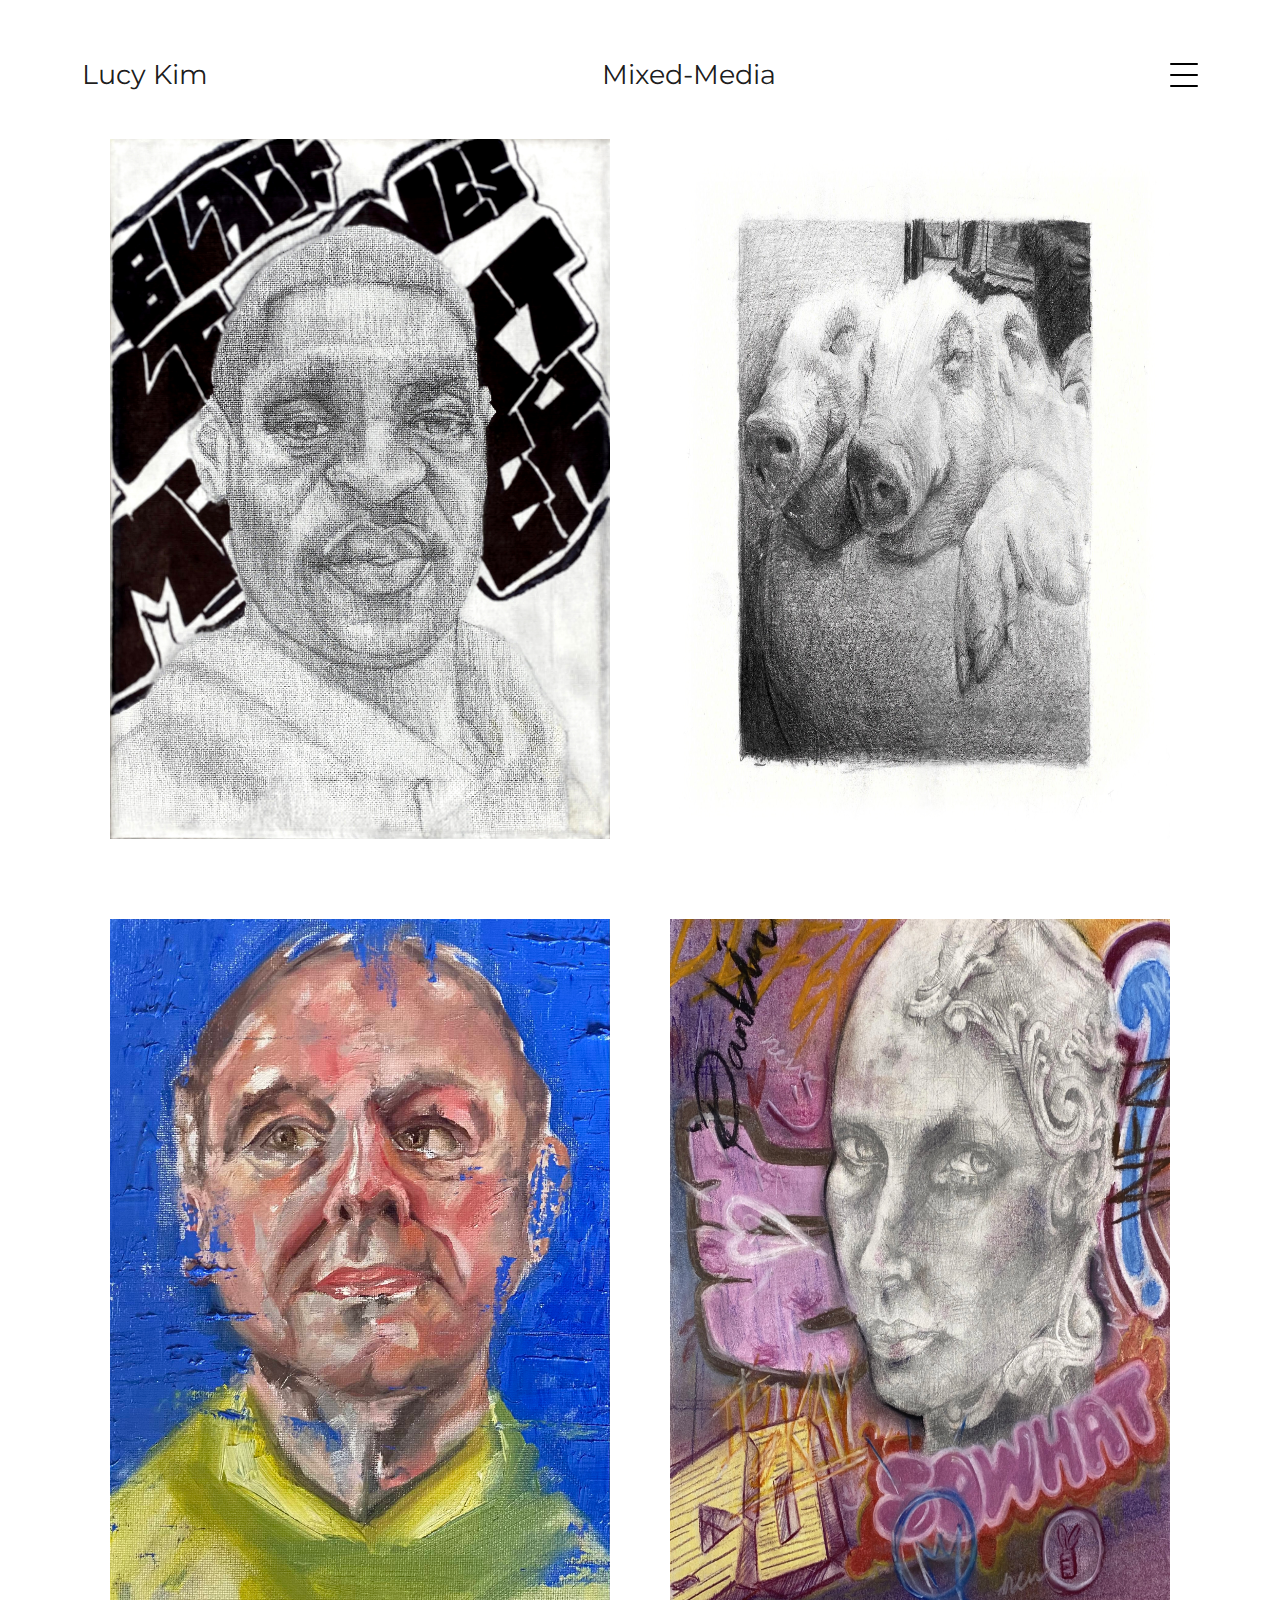
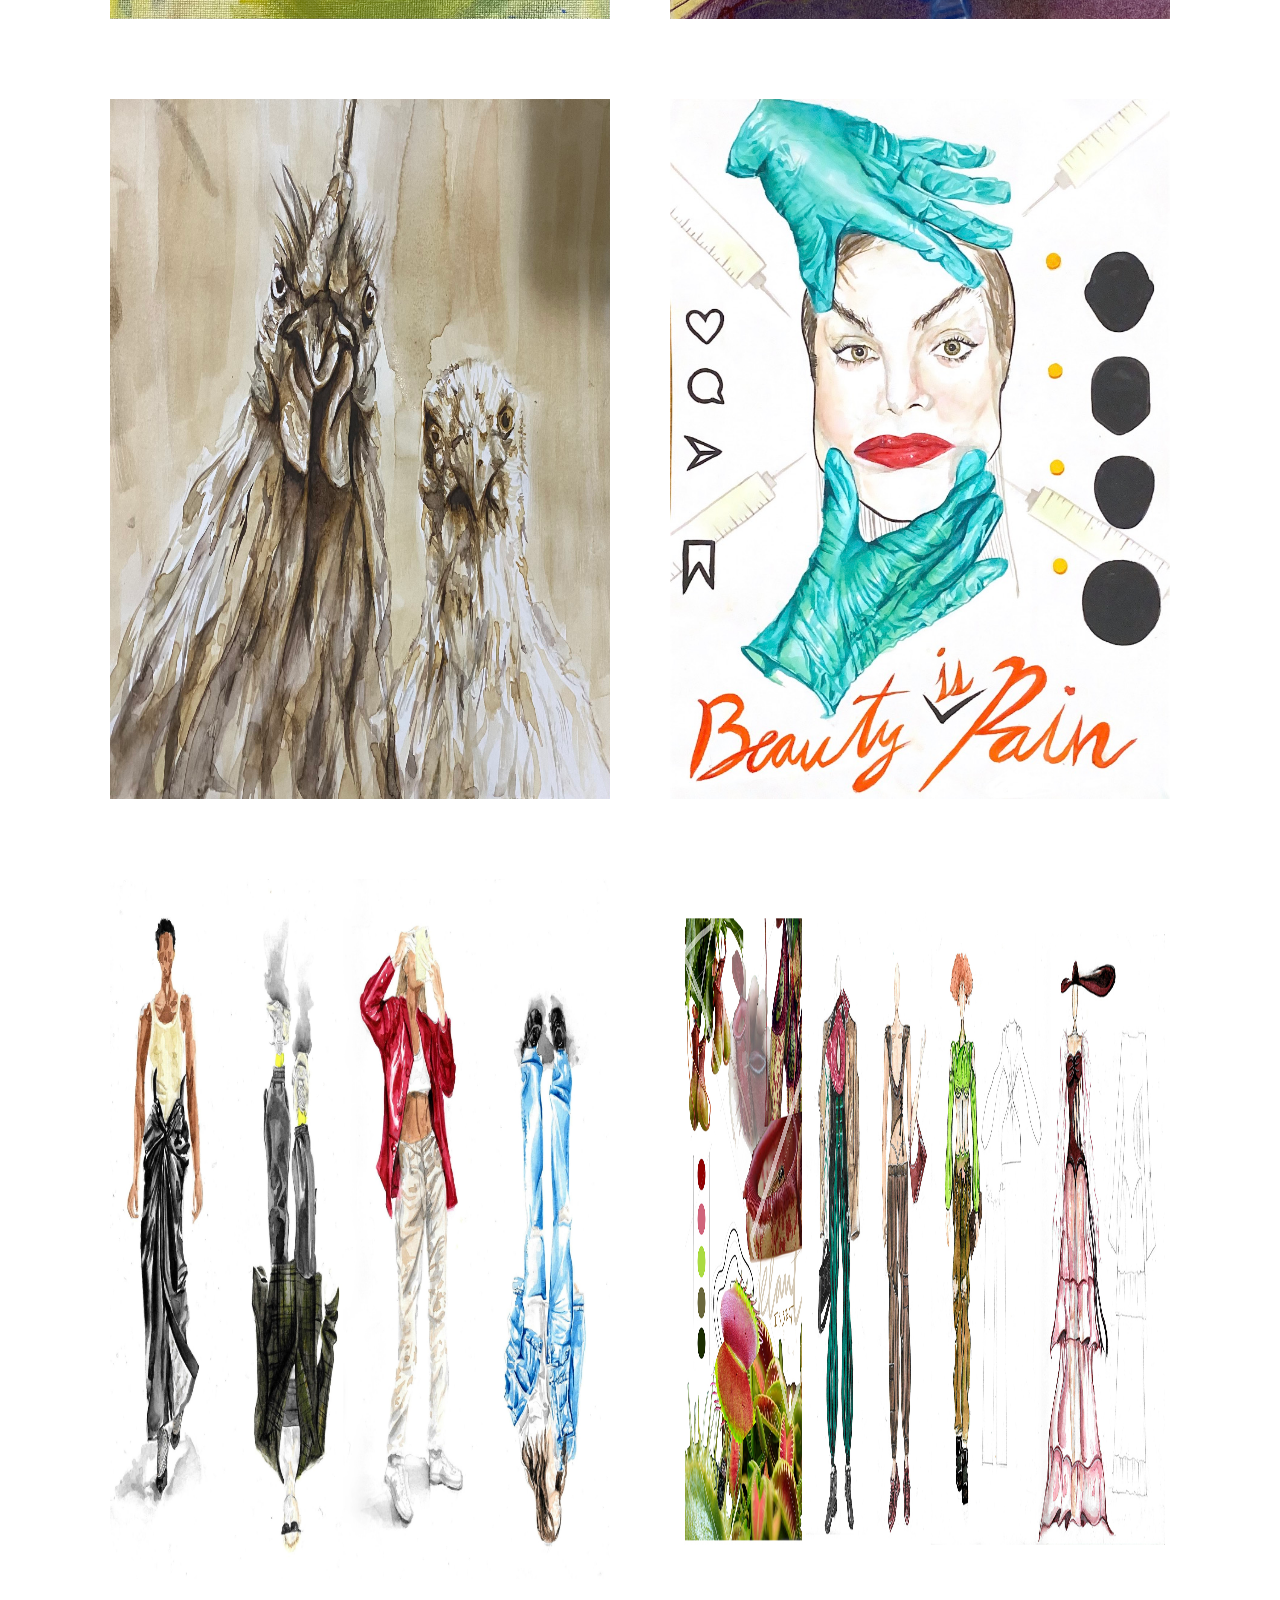
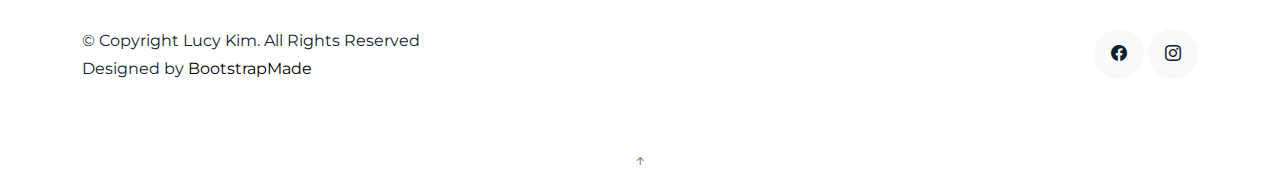
<file: mixed_medias.html>
<!DOCTYPE html>
  <html lang="en">

  <head>
    <meta charset="utf-8">
    <meta content="width=device-width, initial-scale=1.0" name="viewport">

    <title>Mixed Media</title>
    <meta content="" name="description">
    <meta content="" name="keywords">

    <!-- Favicons -->
    <link href="./assets/img/favicon.png" rel="icon">
    <link href="./assets/img/apple-touch-icon.png" rel="apple-touch-icon">

    <!-- Google Fonts -->
    <link href="https://fonts.googleapis.com/css2?family=Montserrat:wght@400&display=swap" rel="stylesheet">

    <!-- Vendor CSS Files -->
    <link href="./assets/vendor/aos/aos.css" rel="stylesheet">
    <link href="./assets/vendor/bootstrap/css/bootstrap.min.css" rel="stylesheet">
    <link href="./assets/vendor/bootstrap-icons/bootstrap-icons.css" rel="stylesheet">
    <link href="./assets/vendor/swiper/swiper-bundle.min.css" rel="stylesheet">

    <!-- Template Main CSS File -->
    <link href="./assets/css/style.css" rel="stylesheet">

    <!-- =======================================================
    * Template Name: MyPortfolio - v4.10.0
    * Template URL: https://bootstrapmade.com/myportfolio-bootstrap-portfolio-website-template/
    * Author: BootstrapMade.com
    * License: https://bootstrapmade.com/license/
    ======================================================== -->
  </head>

  <body>

    <!-- ======= Navbar ======= -->
    <div class="collapse navbar-collapse custom-navmenu" id="main-navbar">
      <div class="container py-2 py-md-5">
        <div class="row align-items-start">
          <div class="col-md-2">
            <ul class="custom-menu">
              <li><a href="index.html">Home</a></li>
              <li><a href="about.html">About Me</a></li>
              <li><a href="services.html">Services</a></li>
              <li class="active"><a href="works.html">Works</a></li>
              <li><a href="contact.html">Contact</a></li>
            </ul>
          </div>
          <div class="col-md-6 d-none d-md-block  mr-auto">
            <div class="tweet d-flex">
              <span class="bi bi-twitter text-white mt-2 mr-3"></span>
              <div>
                <p><em>Lorem ipsum dolor sit amet consectetur adipisicing elit. Quisquam necessitatibus incidunt ut officiis explicabo inventore. <br> <a href="#">t.co/v82jsk</a></em></p>
              </div>
            </div>
          </div>
          <div class="col-md-4 d-none d-md-block">
            <h3>Hire Me</h3>
            <p>Lorem ipsum dolor sit amet consectetur adipisicing elit. Quisquam necessitatibus incidunt ut officiisexplicabo inventore. <br> <a href="#">myemail@gmail.com</a></p>
          </div>
        </div>

      </div>
    </div>

    <nav class="navbar navbar-light custom-navbar">
      <div class="container">
        <a class="navbar-brand" href="index.html">Lucy Kim</a>
        <a class="navbar-brand" href="mixed_medias.html">Mixed-Media</a>
        <a href="#" class="burger" data-bs-toggle="collapse" data-bs-target="#main-navbar">
          <span></span>
        </a>
      </div>
    </nav>

    <main id="main">
          <div class="gallery" data-aos="fade-up">
              <div class="gallery-row">
                <img src="./assets/img/drawings/mm1.JPG" alt="Image">                            
                <img src="./assets/img/drawings/mm2.JPG" alt="Image">                            
              </div>
              <div class="gallery-row">
                <img src="./assets/img/drawings/mm3.jpg" alt="Image">                            
                <img src="./assets/img/drawings/mm4.JPG" alt="Image">                            
              </div>
              <div class="gallery-row">            
                <img src="./assets/img/drawings/mm5.jpg" alt="Image">                            
                <img src="./assets/img/drawings/mm6.png" alt="Image">                            
              </div>
              <div class="gallery-row">
                <img src="./assets/img/drawings/mm7.JPG" alt="Image">                            
                <img src="./assets/img/drawings/mm8.JPG" alt="Image">                            
              </div>
          </div>


    </main><!-- End #main -->

    <!-- ======= Footer ======= -->
    <footer class="footer" role="contentinfo">
      <div class="container">
        <div class="row">
          <div class="col-sm-6">
            <p class="mb-1">&copy; Copyright Lucy Kim. All Rights Reserved</p>
            <div class="credits">
              <!--
              All the links in the footer should remain intact.
              You can delete the links only if you purchased the pro version.
              Licensing information: https://bootstrapmade.com/license/
              Purchase the pro version with working PHP/AJAX contact form: https://bootstrapmade.com/buy/?theme=MyPortfolio
            -->
              Designed by <a href="https://bootstrapmade.com/">BootstrapMade</a>
            </div>
          </div>
          <div class="col-sm-6 social text-md-end">
            <a href="https://www.facebook.com/people/%EA%B9%80%EB%8B%A8%EB%B9%88/100007173152600/"><span class="bi bi-facebook"></span></a>
            <a href="https://www.instagram.com/danbinkimm/?hl=en"><span class="bi bi-instagram"></span></a>
          </div>
        </div>
      </div>
    </footer>

    <a href="#" class="back-to-top d-flex align-items-center justify-content-center"><i class="bi bi-arrow-up-short"></i></a>

    <!-- Vendor JS Files -->
    <script src="./assets/vendor/aos/aos.js"></script>
    <script src="./assets/vendor/bootstrap/js/bootstrap.bundle.min.js"></script>
    <script src="./assets/vendor/isotope-layout/isotope.pkgd.min.js"></script>
    <script src="./assets/vendor/swiper/swiper-bundle.min.js"></script>
    <script src="./assets/vendor/php-email-form/validate.js"></script>

    <!-- Template Main JS File -->
    <script src="./assets/js/main.js"></script>

  </body>

  </html>
</file>
<file: assets/css/style.css>
/**
  * Template Name: MyPortfolio - v4.10.0
  * Template URL: https://bootstrapmade.com/myportfolio-bootstrap-portfolio-website-template/
  * Author: BootstrapMade.com
  * License: https://bootstrapmade.com/license/
  */

  /*--------------------------------------------------------------
  # General
  --------------------------------------------------------------*/
  body {
    font-family: 'Montserrat', sans-serif;
    color: #0d1e2d;
  }

  a {
    color: #777;
    text-decoration: none;
  }

  a:hover {
    color: #000;
  }

  h1{
    text-align: center;
  }

  h1,
  h2,
  h3,
  h4,
  h5,
  h6,
  .font-heading {
    font-family: 'Montserrat', sans-serif;
  }

  @media (min-width: 640px) {
    .containers {
      display: grid;
      grid-template-columns: 1fr 1fr 1fr;
      gap: 30px;
      grid-auto-flow: row dense;
    }

  .section {
    padding: 7rem 0;
  }


.gallery {
  display: flex;
  flex-wrap: wrap;
  justify-content: center;
}

.gallery-row {
  display: flex;
  flex-wrap: wrap;
  justify-content: center;
  margin-bottom: 20px;
}

.gallery img {
  width: 500px;
  height: 700px;
  margin: 30px;
}

.gallery1 {
  display: flex;
  flex-wrap: wrap;
  justify-content: center;
}

.gallery1 img {
  width: 600px;
  height: 370px;
  margin: 30px;
}

.gallery2 {
  display: flex;
  flex-wrap: wrap;
  justify-content: center;
}
.gallery2 img {
  width: 1500px;
  height: 500px;
  margin: auto;
}

  body.valentino {
    background-image: url("assets/img/valentino.jpg");
    background-position: top;
    background-size: cover;
  }

  .filters a {
    text-decoration: none;
    color: #000;
    display: inline-block;
    padding-left: 10px;
    padding-right: 10px;
    position: relative;
  }

  .filters a:hover,
  .filters a:focus,
  .filters a:active {
    text-decoration: none;
  }

  .filters a:hover:before {
    content: "";
    position: absolute;
    left: 10px;
    right: 10px;
    bottom: 0;
    height: 1px;
    background-color: #000;
  }

  .filters a.active {
    color: #000;
  }

  .filters a.active:before {
    content: "";
    position: absolute;
    left: 10px;
    right: 10px;
    bottom: 0;
    height: 1px;
    background-color: #000;
  }

  .item {
    border: none;
    margin-bottom: 30px;
  }

  .item .item-wrap {
    display: block;
    position: relative;
    overflow: hidden;
  }

  .item .item-wrap:after {
    z-index: 2;
    position: absolute;
    content: "";
    top: 0;
    left: 0;
    right: 0;
    bottom: 0;
    background: rgba(0, 0, 0, 0.4);
    visibility: hidden;
    opacity: 0;
    transition: 0.3s all ease-in-out;
  }

  .item .item-wrap img {
    transition: 0.3s transform ease;
    transform: scale(1);
  }


  .item .item-wrap>.work-info {
    position: absolute;
    top: 50%;
    width: 100%;
    text-align: center;
    z-index: 3;
    transform: translateY(-50%);
    color: #fff;
    opacity: 0;
    visibility: hidden;
    margin-top: 20px;
    transition: 0.3s all ease;
  }

  .item .item-wrap>.work-info h3 {
    font-size: 20px;
    margin-bottom: 0;
  }

  .item .item-wrap>.work-info span {
    font-size: 14px;
    text-transform: uppercase;
    letter-spacing: 0.2rem;
  }

  .item .item-wrap:hover {
    text-decoration: none;
  }

  .item .item-wrap:hover img {
    transform: scale(1.05);
  }

  .item .item-wrap:hover:after {
    opacity: 1;
    visibility: visible;
  }

  .item .item-wrap:hover .work-info {
    margin-top: 0px;
    opacity: 1;
    visibility: visible;
  }

  .testimonial-wrap {
    padding: 50px 50px 80px 50px;
    background: #eceff2;
  }

  .testimonial-wrap .testimonial {
    text-align: center;
    max-width: 500px;
    margin: 0 auto;
  }

  .testimonial-wrap .testimonial img {
    border-radius: 50%;
    width: 120px;
    margin: 0 auto 30px auto;
  }

  .testimonial-wrap .testimonial blockquote p {
    font-size: 20px;
  }

  .h3 {
    font-size: 20px;
  }

  .h4 {
    font-size: 16px;
  }

  .heading {
    font-size: 28px;
  }

  .readmore {
    display: inline-block;
    border: 1px solid #000;
    padding: 10px 15px;
    font-size: 12px;
    text-transform: uppercase;
    color: #000;
    transition: 0.2s all ease;
    font-weight: 700;
  }

  .readmore:active,
  .readmore:focus,
  .readmore:hover {
    outline: none;
  }

  .readmore:hover {
    color: #fff;
    text-decoration: none;
    background: #000;
  }

  .testimonials-slider .swiper-pagination {
    margin-top: -60px;
    position: relative;
  }

  .testimonials-slider .swiper-pagination .swiper-pagination-bullet {
    width: 12px;
    height: 12px;
    background-color: rgba(13, 30, 45, 0.3);
    opacity: 1;
  }

  .testimonials-slider .swiper-pagination .swiper-pagination-bullet-active {
    background-color: rgba(13, 30, 45, 0.6);
  }

  .sticky-content {
    position: sticky;
    position: -webkit-sticky;
    top: 0;
    /* required */
  }

  .list-line li {
    margin-bottom: 10px;
    position: relative;
    padding-left: 30px;
  }

  .list-line li:before {
    content: "";
    position: absolute;
    left: 0;
    top: 0.7rem;
    width: 10px;
    height: 2px;
    background: #000;
  }

  .form-control {
    border-radius: 0;
    background: #f8f9fa;
    border: 1px solid transparent;
    padding-top: 10px !important;
    padding-bottom: 10px !important;
  }

  .form-control:active,
  .form-control:focus {
    background: #eff1f4;
    outline: none;
    box-shadow: none;
    border: 1px solid transparent;
  }

  .custom-progress {
    height: 7px;
    border-radius: 0;
  }

  .custom-progress .progress-bar {
    background: #000;
  }

  /* Services */
  .services i {
    font-size: 40px;
  }

  .services h4 {
    padding-top: 10px;
  }

  /* Contact Form */
  .php-email-form .error-message {
    display: none;
    color: #fff;
    background: #ed3c0d;
    text-align: left;
    padding: 15px;
    font-weight: 600;
  }

  .php-email-form .error-message br+br {
    margin-top: 25px;
  }

  .php-email-form .sent-message {
    display: none;
    color: #fff;
    background: #18d26e;
    text-align: center;
    padding: 15px;
    font-weight: 600;
  }

  .php-email-form .loading {
    display: none;
    background: #fff;
    text-align: center;
    padding: 15px;
  }

  .php-email-form .loading:before {
    content: "";
    display: inline-block;
    border-radius: 50%;
    width: 24px;
    height: 24px;
    margin: 0 10px -6px 0;
    border: 3px solid #18d26e;
    border-top-color: #eee;
    -webkit-animation: animate-loading 1s linear infinite;
    animation: animate-loading 1s linear infinite;
  }

  @-webkit-keyframes animate-loading {
    0% {
      transform: rotate(0deg);
    }

    100% {
      transform: rotate(360deg);
    }
  }

  @keyframes animate-loading {
    0% {
      transform: rotate(0deg);
    }

    100% {
      transform: rotate(360deg);
    }
  }

  /*--------------------------------------------------------------
  # Header
  --------------------------------------------------------------*/
  /* Custom Navmenu */
  .custom-navmenu {
    background: #0d1e2d;
  }

  .custom-navmenu .custom-menu,
  .custom-navmenu .custom-menu li {
    padding: 0;
    margin: 0;
    list-style: none;
  }

  .custom-navmenu .custom-menu li {
    margin-bottom: 0;
    font-size: 20px;
  }

  .custom-navmenu .custom-menu li a {
    color: #fff;
    padding: 10px 0 !important;
  }

  .custom-navmenu .custom-menu li a:hover {
    text-decoration: none;
  }

  .custom-navmenu .custom-menu li.active a {
    text-decoration: underline;
  }

  .custom-navmenu h3 {
    font-size: 20px;
    color: #fff;
  }

  .custom-navmenu p {
    color: rgba(255, 255, 255, 0.6);
  }

  .custom-navmenu a {
    color: rgba(255, 255, 255, 0.7);
  }

  .custom-navmenu a:hover {
    color: #fff;
  }

  /* Custom Navbar */
  .custom-navbar {
    padding-top: 50px;
    width: 100%;
  }

  @media (max-width: 780px) {
    .custom-navbar>.container {
      padding-right: 0;
      padding-left: 0;
    }
  }

  .custom-navbar .navbar-brand {
    font-size: 1.7rem;
  }

  /* Burger */
  .burger {
    width: 28px;
    height: 32px;
    cursor: pointer;
    position: relative;
  }

  .burger:before,
  .burger span,
  .burger:after {
    width: 100%;
    height: 2px;
    display: block;
    background: #000;
    border-radius: 2px;
    position: absolute;
    opacity: 1;
  }

  .burger:before,
  .burger:after {
    transition: top 0.35s cubic-bezier(0.23, 1, 0.32, 1), transform 0.35s cubic-bezier(0.23, 1, 0.32, 1), opacity 0.35s cubic-bezier(0.23, 1, 0.32, 1), background-color 1.15s cubic-bezier(0.86, 0, 0.07, 1);
    -webkit-transition: top 0.35s cubic-bezier(0.23, 1, 0.32, 1), -webkit-transform 0.35s cubic-bezier(0.23, 1, 0.32, 1), opacity 0.35s cubic-bezier(0.23, 1, 0.32, 1), background-color 1.15s cubic-bezier(0.86, 0, 0.07, 1);
    content: "";
  }

  .burger:before {
    top: 4px;
  }

  .burger span {
    top: 15px;
  }

  .burger:after {
    top: 26px;
  }

  /* Hover */
  .burger:hover:before {
    top: 7px;
  }

  .burger:hover:after {
    top: 23px;
  }

  /* Click */
  .burger.active span {
    opacity: 0;
  }

  .burger.active:before,
  .burger.active:after {
    top: 40%;
  }

  .burger.active:before {
    transform: rotate(45deg);
  }

  .burger.active:after {
    transform: rotate(-45deg);
  }

  .burger:focus {
    outline: none;
  }

  /*--------------------------------------------------------------
  # Footer
  --------------------------------------------------------------*/
  .footer {
    padding: 0 0 4rem 0;
  }

  .footer a {
    color: #000;
  }

  .social a {
    display: inline-block;
    width: 50px;
    height: 50px;
    border-radius: 50%;
    background: #f8f9fa;
    position: relative;
    text-align: center;
    color: #0d1e2d;
  }

  .social a span {
    display: inline-block;
    left: 50%;
    position: absolute;
    top: 50%;
    transform: translate(-50%, -50%);
  }

  .social a:hover {
    color: #000;
  }
</file>
